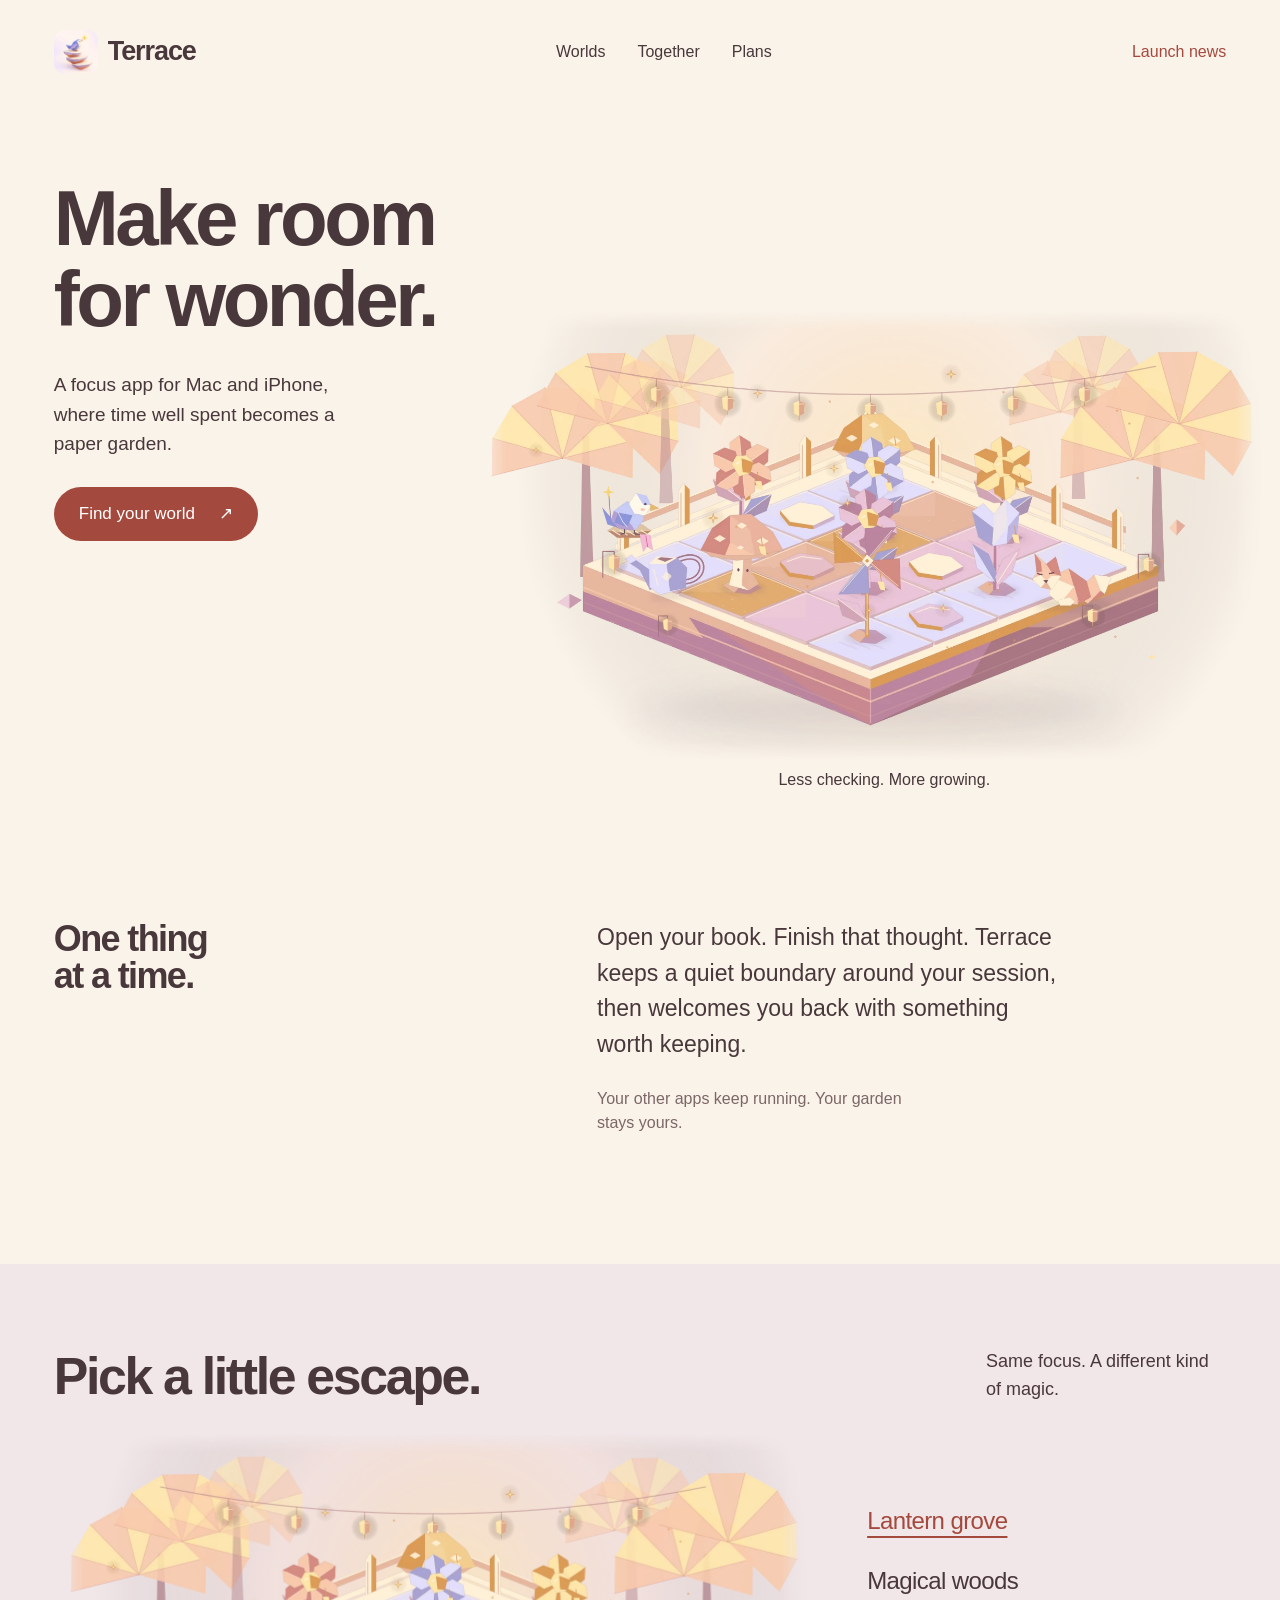
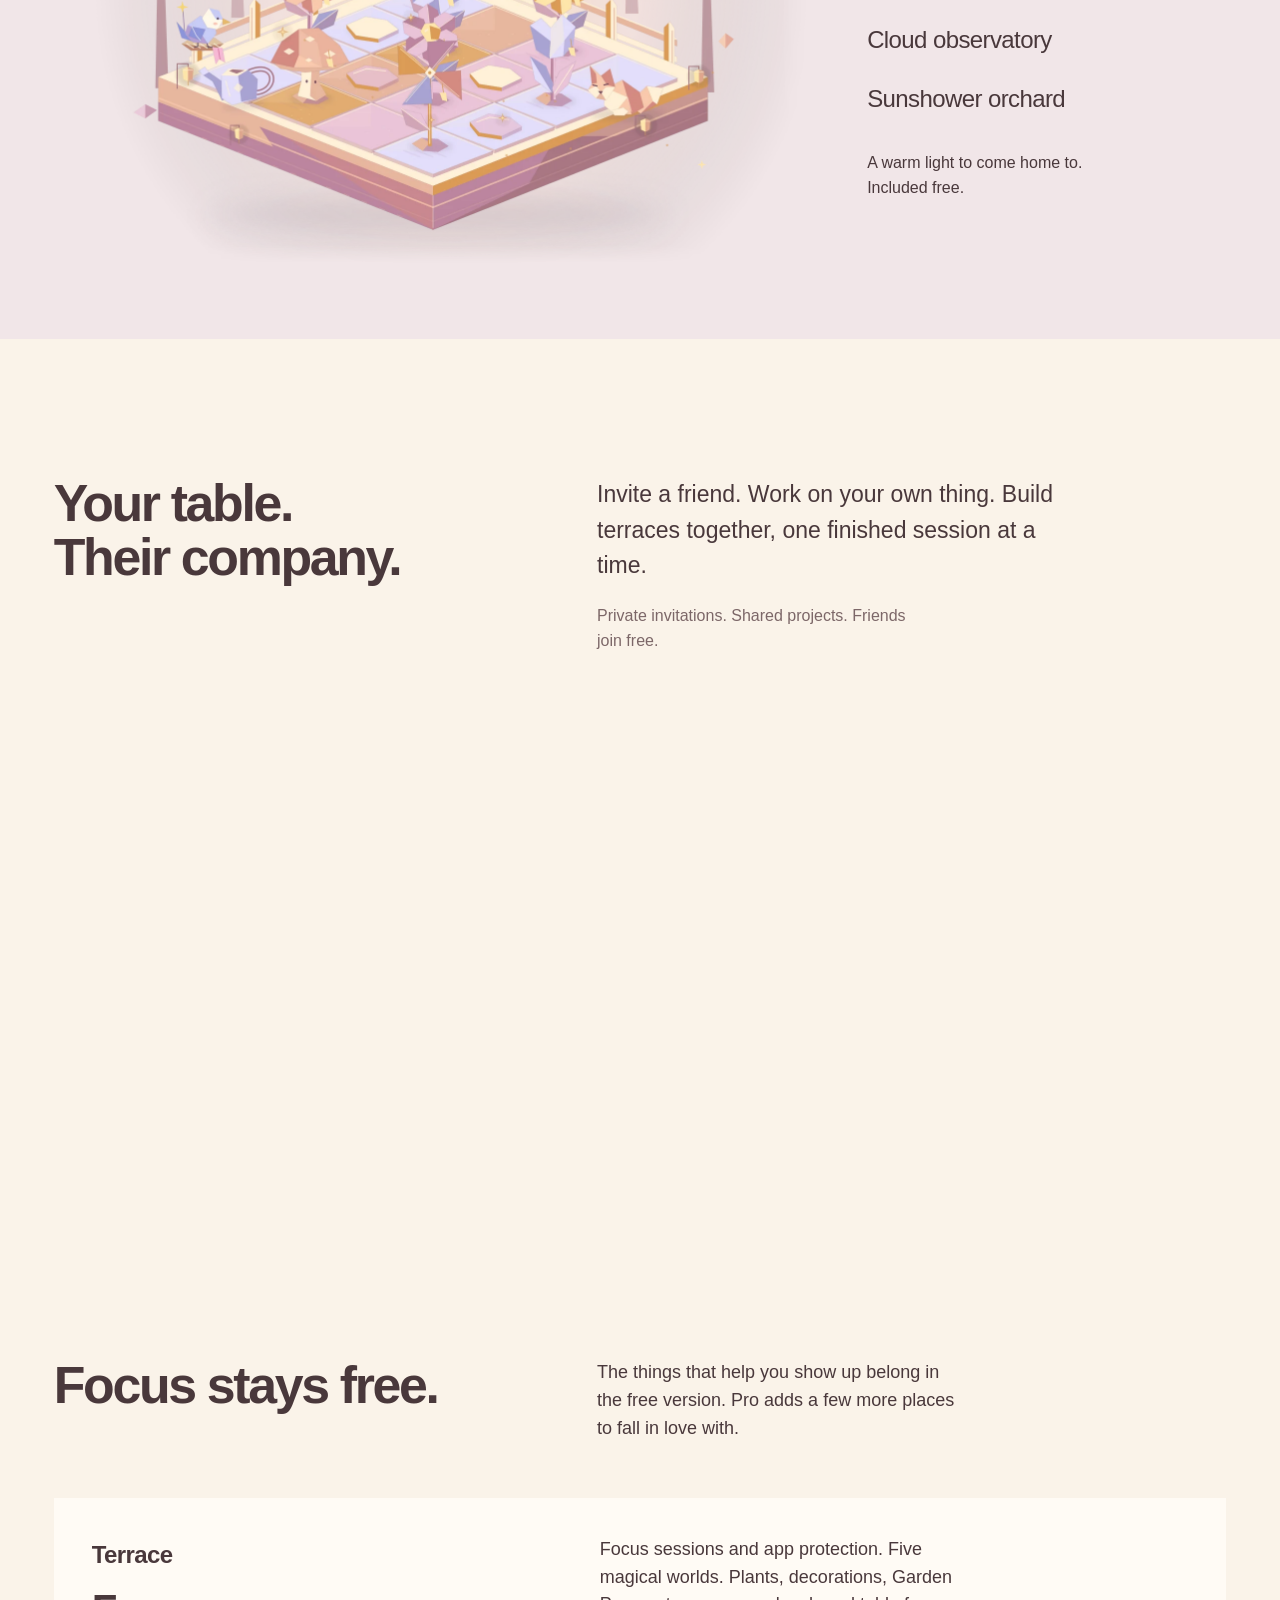
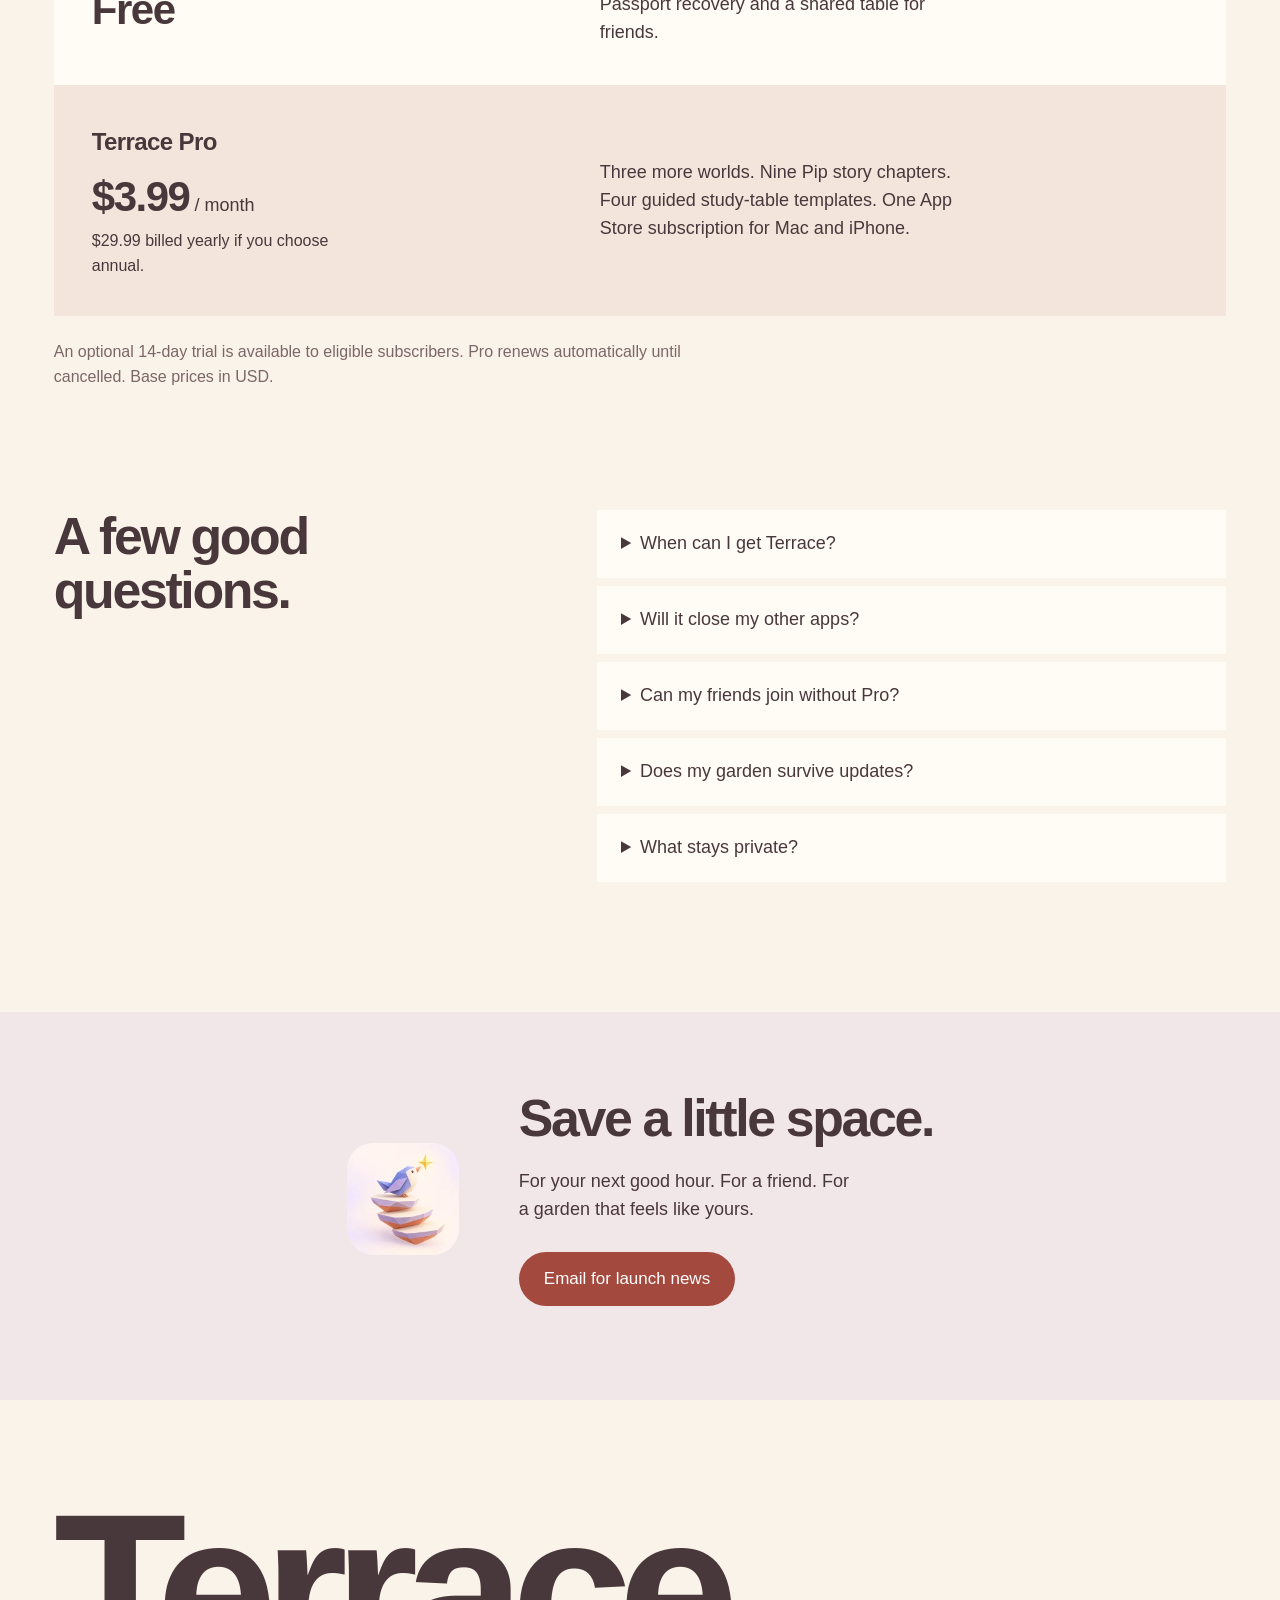
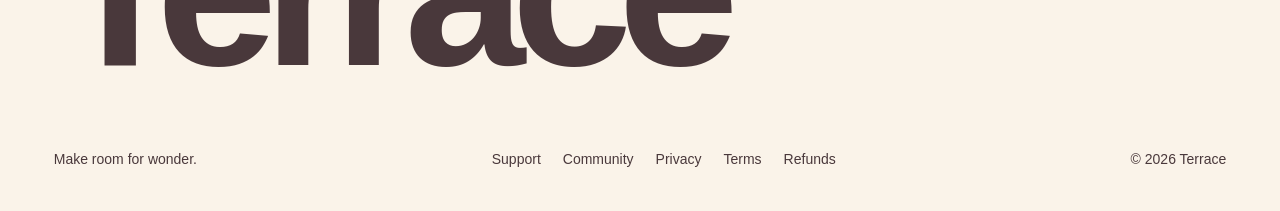
<file: docs/index.html>
<!doctype html>
<html lang="en">
<head>
  <meta charset="utf-8">
  <meta name="viewport" content="width=device-width, initial-scale=1">
  <meta name="referrer" content="no-referrer">
  <meta http-equiv="Content-Security-Policy" content="default-src 'none'; style-src 'self'; script-src 'self'; img-src 'self'; base-uri 'none'; form-action 'none'; object-src 'none'">
  <title>Terrace — Make room for wonder</title>
  <meta name="description" content="A focus app for Mac and iPhone, where time well spent becomes a paper garden. Grow on your own, or share a study table with friends.">
  <meta name="theme-color" content="#FAF3E9">
  <link rel="canonical" href="https://terrace-garden.github.io/">
  <meta property="og:title" content="Terrace — Make room for wonder">
  <meta property="og:description" content="Less checking. A little more wonder. A paper garden for your focus, coming to Mac and iPhone.">
  <meta property="og:type" content="website">
  <meta property="og:url" content="https://terrace-garden.github.io/">
  <meta property="og:image" content="https://terrace-garden.github.io/assets/social-preview.png">
  <meta name="twitter:card" content="summary_large_image">
  <link rel="icon" href="assets/terrace-icon.webp">
  <link rel="preload" href="assets/lantern-grove.webp" as="image" fetchpriority="high">
  <link rel="stylesheet" href="landing.css">
  <script src="landing.js" defer></script>
</head>
<body>
  <a class="skip" href="#main">Skip to content</a>
  <header class="masthead frame">
    <a class="wordmark" href="./" aria-label="Terrace home"><img src="assets/terrace-icon.webp" width="44" height="44" alt="">Terrace</a>
    <nav aria-label="Main navigation"><a href="#worlds">Worlds</a><a href="#together">Together</a><a href="#plans">Plans</a></nav>
    <a class="launch-link" href="#launch">Launch news</a>
  </header>
  <main id="main">
    <section class="hero frame" aria-labelledby="hero-title">
      <div class="hero-copy">
        <h1 id="hero-title"><span>Make room</span><span>for wonder.</span></h1>
        <p>A focus app for Mac and iPhone, where time well spent becomes a paper garden.</p>
        <a class="button" href="#worlds">Find your world <span aria-hidden="true">↗</span></a>
      </div>
      <figure class="hero-garden">
        <div class="garden-art">
          <img src="assets/lantern-grove.webp" alt="An origami terrace with peach paper trees, lanterns, flowers and Pip perched on the fence." width="1520" height="860" fetchpriority="high">
          <svg class="paper-lights hero-lights" viewBox="0 0 1520 860" aria-hidden="true" focusable="false">
            <g class="hero-seed"><path d="M0-16 4-4 14 0 4 4 0 16-4 4-14 0-4-4Z"/></g>
            <g transform="translate(600 370)"><path class="hero-glint glint-one" d="M0-13 3-3 11 0 3 3 0 13-3 3-11 0-3-3Z"/></g>
            <g transform="translate(920 330)"><path class="hero-glint glint-two" d="M0-17 4-4 14 0 4 4 0 17-4 4-14 0-4-4Z"/></g>
            <g transform="translate(1080 460)"><path class="hero-glint glint-three" d="M0-11 3-3 9 0 3 3 0 11-3 3-9 0-3-3Z"/></g>
          </svg>
        </div>
        <figcaption>Less checking. More growing.</figcaption>
      </figure>
    </section>
    <section class="focus-intro frame" aria-labelledby="focus-title">
      <h2 id="focus-title">One thing at a time.</h2>
      <p>Open your book. Finish that thought. Terrace keeps a quiet boundary around your session, then welcomes you back with something worth keeping.</p>
      <p class="focus-footnote">Your other apps keep running. Your garden stays yours.</p>
    </section>
    <section class="worlds" id="worlds" aria-labelledby="worlds-title">
      <div class="world-heading frame"><h2 id="worlds-title">Pick a little escape.</h2><p>Same focus. A different kind of magic.</p></div>
      <div class="world-stage frame" data-ui>
        <div class="world-picture" role="tabpanel" id="world-panel" aria-labelledby="world-lantern">
          <img id="world-previous" class="world-previous" src="assets/lantern-grove.webp" alt="" width="1520" height="860" aria-hidden="true" hidden>
          <img id="world-image" src="assets/lantern-grove.webp" alt="Lantern grove, with peach paper trees and a warm string of lanterns." width="1520" height="860" loading="lazy" decoding="async">
          <svg class="paper-lights world-lights" viewBox="0 0 1520 860" aria-hidden="true" focusable="false">
            <g transform="translate(560 380)"><path d="M0-14 4-4 12 0 4 4 0 14-4 4-12 0-4-4Z"/></g>
            <g transform="translate(925 320)"><path d="M0-18 5-5 15 0 5 5 0 18-5 5-15 0-5-5Z"/></g>
            <g transform="translate(1090 465)"><path d="M0-11 3-3 9 0 3 3 0 11-3 3-9 0-3-3Z"/></g>
          </svg>
        </div>
        <div class="world-picker">
          <div class="world-tabs" role="tablist" aria-label="Garden worlds" aria-orientation="vertical">
            <button id="world-lantern" type="button" role="tab" aria-selected="true" aria-controls="world-panel" data-world="lantern">Lantern grove</button>
            <button id="world-woods" type="button" role="tab" aria-selected="false" aria-controls="world-panel" tabindex="-1" data-world="woods">Magical woods</button>
            <button id="world-cloud" type="button" role="tab" aria-selected="false" aria-controls="world-panel" tabindex="-1" data-world="cloud">Cloud observatory</button>
            <button id="world-orchard" type="button" role="tab" aria-selected="false" aria-controls="world-panel" tabindex="-1" data-world="orchard">Sunshower orchard</button>
          </div>
          <p id="world-description" aria-live="polite" aria-atomic="true">A warm light to come home to. Included free.</p>
          <noscript><p>These are a few of Terrace’s eight garden worlds. Lantern grove is shown above.</p></noscript>
        </div>
      </div>
    </section>
    <section class="together frame" id="together" aria-labelledby="together-title">
      <div class="together-copy"><h2 id="together-title">Your table.<br>Their company.</h2><p>Invite a friend. Work on your own thing. Build terraces together, one finished session at a time.</p><p>Private invitations. Shared projects. Friends join free.</p></div>
      <figure class="shared-garden"><img src="assets/together.webp" width="1840" height="784" alt="Five connected origami terraces with bridges, paper plants and a shared study table." loading="lazy" decoding="async"></figure>
    </section>
    <section class="plans frame" id="plans" aria-labelledby="plans-title">
      <div class="plan-intro"><h2 id="plans-title">Focus stays free.</h2><p>The things that help you show up belong in the free version. Pro adds a few more places to fall in love with.</p></div>
      <div class="plan-row"><div><h3>Terrace</h3><p class="price">Free</p></div><p>Focus sessions and app protection. Five magical worlds. Plants, decorations, Garden Passport recovery and a shared table for friends.</p></div>
      <div class="plan-row pro"><div><h3>Terrace Pro</h3><p class="price">$3.99<span> / month</span></p><p>$29.99 billed yearly if you choose annual.</p></div><p>Three more worlds. Nine Pip story chapters. Four guided study-table templates. One App Store subscription for Mac and iPhone.</p></div>
      <p class="plan-terms">An optional 14-day trial is available to eligible subscribers. Pro renews automatically until cancelled. Base prices in USD.</p>
    </section>
    <section class="questions frame" id="questions" aria-labelledby="questions-title">
      <h2 id="questions-title">A few good questions.</h2>
      <div class="answers">
        <details><summary>When can I get Terrace?</summary><p>We’re preparing Terrace for launch on Mac and iPhone. It isn’t publicly available yet. <a href="#launch">Email us for launch news.</a></p></details>
        <details><summary>Will it close my other apps?</summary><p>No. On Mac, selected apps are hidden or covered while their work keeps running. macOS manages system dialogs and Space transitions. On iPhone, optional Screen Time permission lets Terrace shield the apps you choose.</p></details>
        <details><summary>Can my friends join without Pro?</summary><p>Yes. Basic shared gardens and joining a study table are free. Each person works on their own task, and completed sessions help the garden’s shared projects.</p></details>
        <details><summary>Does my garden survive updates?</summary><p>Yes. Earned progress stays when you update the same app or when Pro ends. Garden Passport connects earned progress between your devices and lets you keep a private recovery copy. A running session stays on the device where it began.</p></details>
        <details><summary>What stays private?</summary><p>Your study intention and app choices stay on your device. Together is optional and invite-only. This website has no analytics or advertising trackers. <a href="privacy/">Read our privacy policy.</a></p></details>
      </div>
    </section>
    <section class="launch frame" id="launch" aria-labelledby="launch-title">
      <img class="launch-icon" src="assets/terrace-icon.webp" width="112" height="112" alt="Pip, Terrace’s lilac folded-paper bird, above three peach terraces." loading="lazy">
      <div><h2 id="launch-title">Save a little space.</h2><p>For your next good hour. For a friend. For a garden that feels like yours.</p><a class="button" href="mailto:veil@tryrlay.com?subject=Terrace%20launch%20news&amp;body=Please%20email%20me%20when%20Terrace%20is%20publicly%20available.%0A">Email for launch news</a></div>
    </section>
  </main>
  <footer class="footer frame"><p class="footer-name" aria-hidden="true">Terrace</p><div class="footer-links"><p>Make room for wonder.</p><nav aria-label="Footer navigation"><a href="support/">Support</a><a href="community/">Community</a><a href="privacy/">Privacy</a><a href="terms/">Terms</a><a href="refunds/">Refunds</a></nav><p>© 2026 Terrace</p></div></footer>
</body>
</html>
</file>
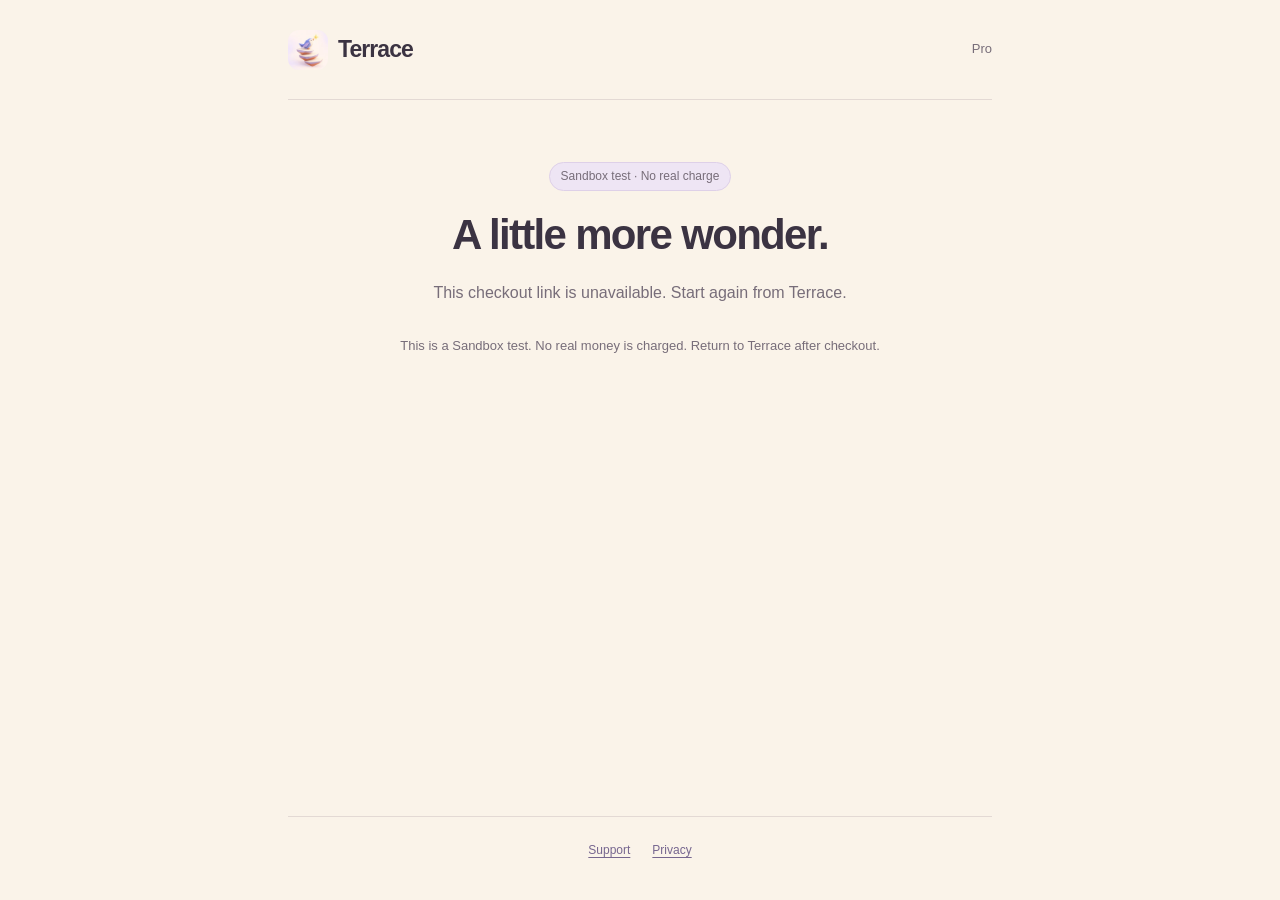
<file: docs/checkout/index.html>
<!doctype html>
<html lang="en">
<head>
  <meta charset="utf-8">
  <meta name="viewport" content="width=device-width, initial-scale=1">
  <meta name="referrer" content="no-referrer">
  <meta name="robots" content="noindex, nofollow">
  <meta http-equiv="Content-Security-Policy" content="default-src 'none'; script-src 'self' https://cdn.paddle.com; style-src 'self' 'unsafe-inline'; img-src 'self' data: https://*.paddle.com; connect-src https://*.paddle.com https://*.paddle.io; frame-src https://*.paddle.com https://*.paddle.io; base-uri 'none'; form-action 'none'; object-src 'none'">
  <title>Terrace Pro — Sandbox test</title>
  <meta name="description" content="A Sandbox checkout test. No real money is charged.">
  <meta name="theme-color" content="#FAF3E9">
  <link rel="canonical" href="https://terrace-garden.github.io/checkout/">
  <link rel="icon" href="../assets/terrace-icon.webp">
  <link rel="stylesheet" href="checkout.css">
  <script src="config.js" defer></script>
  <script src="checkout.js" defer></script>
</head>
<body>
  <a class="skip" href="#main">Skip to content</a>
  <div class="shell">
    <header><a class="brand" href="../"><img src="../assets/terrace-icon.webp" width="40" height="40" alt="">Terrace</a><span>Pro</span></header>
    <main id="main">
      <div class="intro"><p class="sandbox-label">Sandbox test · No real charge</p><h1>A little more wonder.</h1><p id="checkout-status" role="status" aria-live="polite" aria-atomic="true">Preparing your Sandbox checkout…</p></div>
      <div class="checkout-container" id="checkout-container" aria-label="Secure checkout" hidden></div>
      <p class="return-note" id="checkout-note">This is a Sandbox test. No real money is charged. Return to Terrace after checkout.</p>
      <noscript><p>This Sandbox test needs JavaScript. No real money is charged.</p></noscript>
    </main>
    <footer><a href="../support/">Support</a><a href="../privacy/">Privacy</a></footer>
  </div>
</body>
</html>
</file>
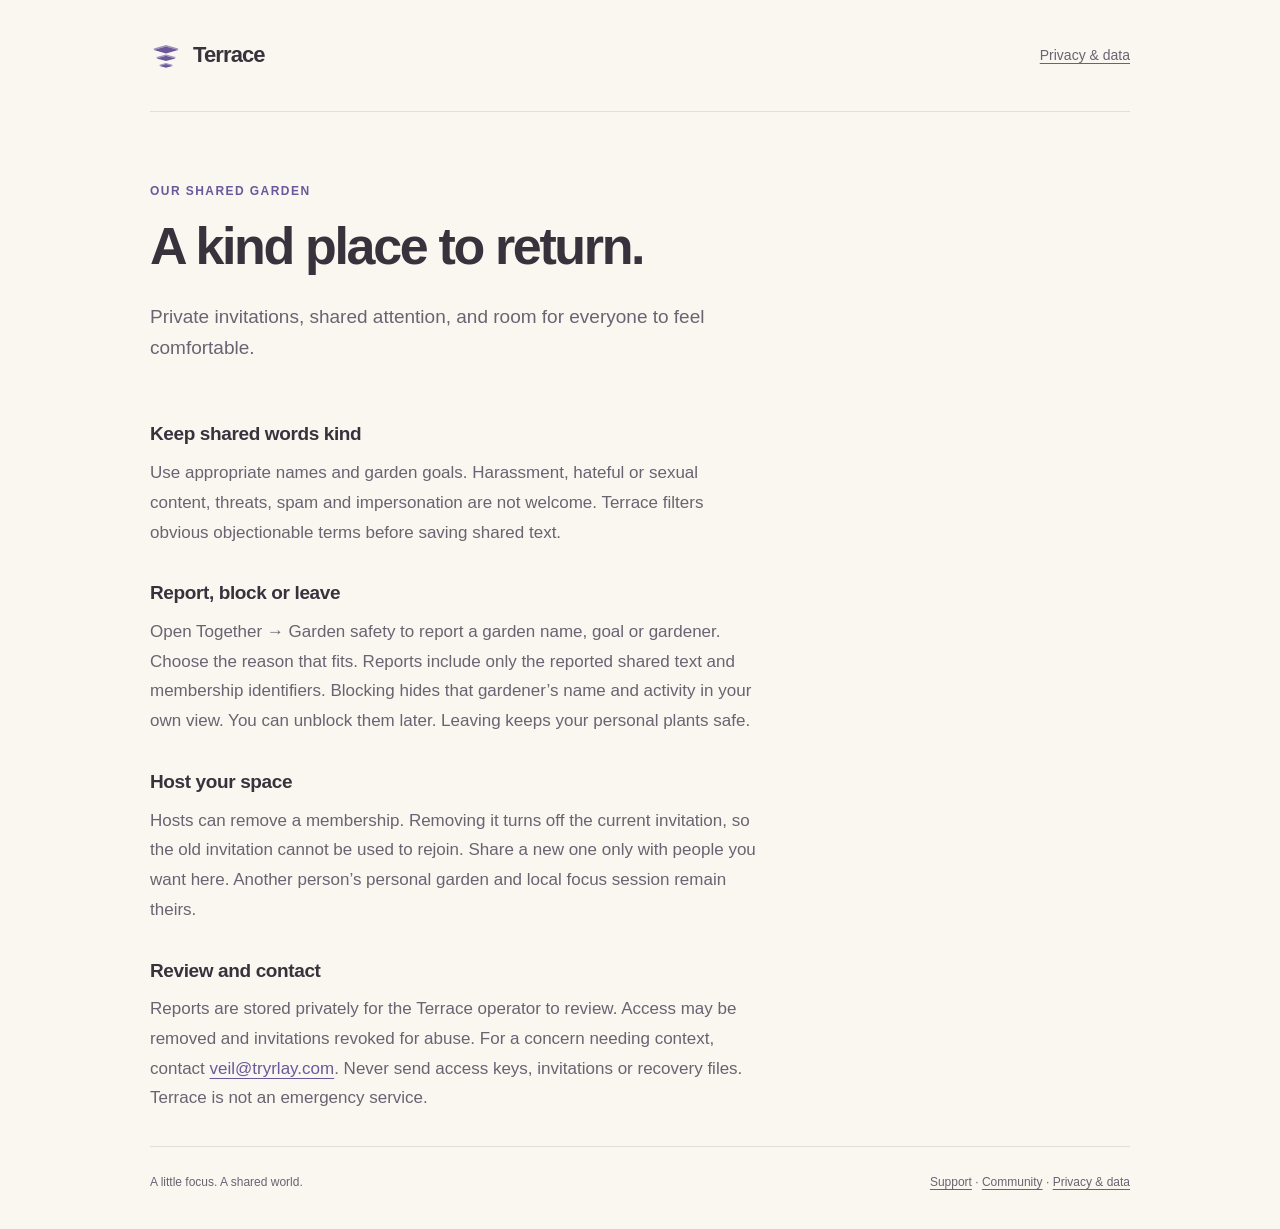
<file: docs/community/index.html>
<!doctype html>
<html lang="en"><head><meta charset="utf-8"><meta name="referrer" content="no-referrer"><meta http-equiv="Content-Security-Policy" content="default-src 'none'; style-src 'unsafe-inline'; img-src 'self'; base-uri 'none'; form-action 'none'"><meta name="viewport" content="width=device-width, initial-scale=1"><title>Community guidelines — Terrace</title><meta name="description" content="Private cooperative gardens for quiet focus on Mac, iPhone, and iPad."><style>
  :root { color-scheme: light dark; --paper:#faf7f1; --card:#fffdf8; --ink:#38323d; --muted:#6b6272; --line:#e5ded6; --violet:#6b589c; --wash:#eee7f4; }
  * { box-sizing:border-box; }
  html { scroll-padding-top:2rem; }
  body { margin:0; background:var(--paper); color:var(--ink); font:17px/1.75 -apple-system,BlinkMacSystemFont,"Segoe UI",sans-serif; -webkit-font-smoothing:antialiased; }
  a { color:var(--violet); text-underline-offset:.22em; }
  a:focus-visible { outline:3px solid var(--violet); outline-offset:5px; border-radius:3px; }
  .skip { position:absolute; left:1rem; top:-5rem; padding:.5rem 1rem; background:var(--card); z-index:2; }
  .skip:focus { top:1rem; }
  .shell { max-width:1060px; margin:auto; padding:0 40px; }
  .masthead { display:flex; justify-content:space-between; align-items:center; gap:20px; min-height:112px; border-bottom:1px solid var(--line); }
  .brand { display:inline-flex; align-items:center; gap:11px; color:var(--ink); font-size:22px; font-weight:650; letter-spacing:-.04em; text-decoration:none; }
  .mark { display:block; flex:none; width:32px; height:32px; fill:var(--violet); }
  .mark .fold { opacity:.62; }
  .nav-link { color:var(--muted); font-size:14px; }
  .intro { max-width:720px; padding:70px 0 58px; }
  .eyebrow { color:var(--violet); font-size:12px; line-height:1.5; font-weight:650; letter-spacing:.12em; text-transform:uppercase; margin:0 0 17px; }
  h1 { font-size:clamp(34px,5vw,52px); font-weight:590; line-height:1.15; letter-spacing:-.045em; margin:0 0 24px; }
  .lede { max-width:610px; color:var(--muted); font-size:19px; line-height:1.65; margin:0; }
  .date { display:inline-block; color:var(--muted); font-size:12px; margin-top:24px; padding:4px 11px; border:1px solid var(--line); border-radius:20px; }
  .document { display:grid; grid-template-columns:190px minmax(0,1fr); gap:60px; align-items:start; padding-bottom:72px; }
  .contents { font-size:13px; line-height:1.55; padding-top:6px; }
  .contents p { margin:0 0 16px; color:var(--muted); font-size:11px; letter-spacing:.08em; text-transform:uppercase; font-weight:600; }
  .contents ol { list-style:none; padding:0; margin:0; display:grid; gap:14px; }
  .contents a { color:var(--muted); text-decoration:none; }
  .contents a:hover { color:var(--violet); text-decoration:underline; }
  .policy { max-width:610px; }
  .policy section { margin:0 0 33px; }
  h2 { font-size:19px; line-height:1.4; font-weight:620; letter-spacing:-.02em; margin:0 0 10px; }
  .policy p { color:var(--muted); margin:0; }
  .note { background:var(--wash); border-radius:18px; padding:24px 28px; margin:0 0 38px; }
  .note p { margin:0; font-size:15px; line-height:1.7; }
  .footer { display:flex; justify-content:space-between; gap:20px; border-top:1px solid var(--line); padding:25px 0 36px; color:var(--muted); font-size:12px; }
  .footer a { color:var(--muted); }
  .home { min-height:calc(100svh - 195px); display:flex; align-items:center; }
  .home .intro { padding:85px 0 110px; }
  .home h1 { max-width:660px; }
  .home .lede + p { color:var(--muted); font-size:15px; max-width:570px; margin-top:22px; }
  @media (max-width:720px) {
    .shell { padding:0 24px; } .masthead { min-height:88px; }
    .intro { padding:47px 0 36px; } .document { grid-template-columns:1fr; gap:30px; padding-bottom:30px; }
    .contents { padding:0 0 26px; border-bottom:1px solid var(--line); }
    .contents ol { grid-template-columns:repeat(2,minmax(0,1fr)); gap:13px 18px; }
    .lede { font-size:17px; } .note { padding:21px 23px; } .footer { flex-wrap:wrap; }
    .home .intro { padding:65px 0 90px; }
  }
  @media (prefers-color-scheme:dark) {
    :root { --paper:#252127; --card:#302a33; --ink:#f6f0e7; --muted:#bdb1c2; --line:#4d424f; --violet:#c7b6e7; --wash:#38303e; }
  }
  @media (prefers-contrast:more) { :root { --muted:var(--ink); } .contents a { text-decoration:underline; } }
  @media print { :root { color-scheme:light; --paper:#fff; --ink:#000; --muted:#222; } .contents,.skip,.nav-link { display:none; } .document { display:block; } .shell { padding:0; } .intro { padding:30px 0; } .note { border:1px solid #ddd; } }
</style></head>
<body><a class="skip" href="#main">Skip to content</a><div class="shell">
<header class="masthead"><a class="brand" href="../" aria-label="Terrace home"><svg class="mark" viewBox="0 0 100 100" aria-hidden="true" focusable="false"><path class="fold" d="M 12 31 L 50 20 L 88 31 L 88 26.5 L 50 15.5 L 12 26.5 Z M 21 57.5 L 50 49 L 79 57.5 L 79 53.5 L 50 45 L 21 53.5 Z M 30 81 L 50 75 L 70 81 L 70 77.5 L 50 71.5 L 30 77.5 Z"/><path d="M 12 31 L 50 42 L 88 31 L 50 20 Z M 21 57.5 L 50 66 L 79 57.5 L 50 49 Z M 30 81 L 50 87 L 70 81 L 50 75 Z"/></svg>Terrace</a><a class="nav-link" href="../privacy/">Privacy &amp; data</a></header>
<main id="main"><div class="intro"><p class="eyebrow">Our shared garden</p><h1>A kind place to return.</h1><p class="lede">Private invitations, shared attention, and room for everyone to feel comfortable.</p></div><article class="policy"><section><h2>Keep shared words kind</h2><p>Use appropriate names and garden goals. Harassment, hateful or sexual content, threats, spam and impersonation are not welcome. Terrace filters obvious objectionable terms before saving shared text.</p></section><section><h2>Report, block or leave</h2><p>Open Together → Garden safety to report a garden name, goal or gardener. Choose the reason that fits. Reports include only the reported shared text and membership identifiers. Blocking hides that gardener’s name and activity in your own view. You can unblock them later. Leaving keeps your personal plants safe.</p></section><section><h2>Host your space</h2><p>Hosts can remove a membership. Removing it turns off the current invitation, so the old invitation cannot be used to rejoin. Share a new one only with people you want here. Another person’s personal garden and local focus session remain theirs.</p></section><section><h2>Review and contact</h2><p>Reports are stored privately for the Terrace operator to review. Access may be removed and invitations revoked for abuse. For a concern needing context, contact <a href="mailto:veil@tryrlay.com">veil@tryrlay.com</a>. Never send access keys, invitations or recovery files. Terrace is not an emergency service.</p></section></article></main>
<footer class="footer"><span>A little focus. A shared world.</span><span><a href="../support/">Support</a> · <a href="../community/">Community</a> · <a href="../privacy/">Privacy &amp; data</a></span></footer>
</div></body></html>
</file>
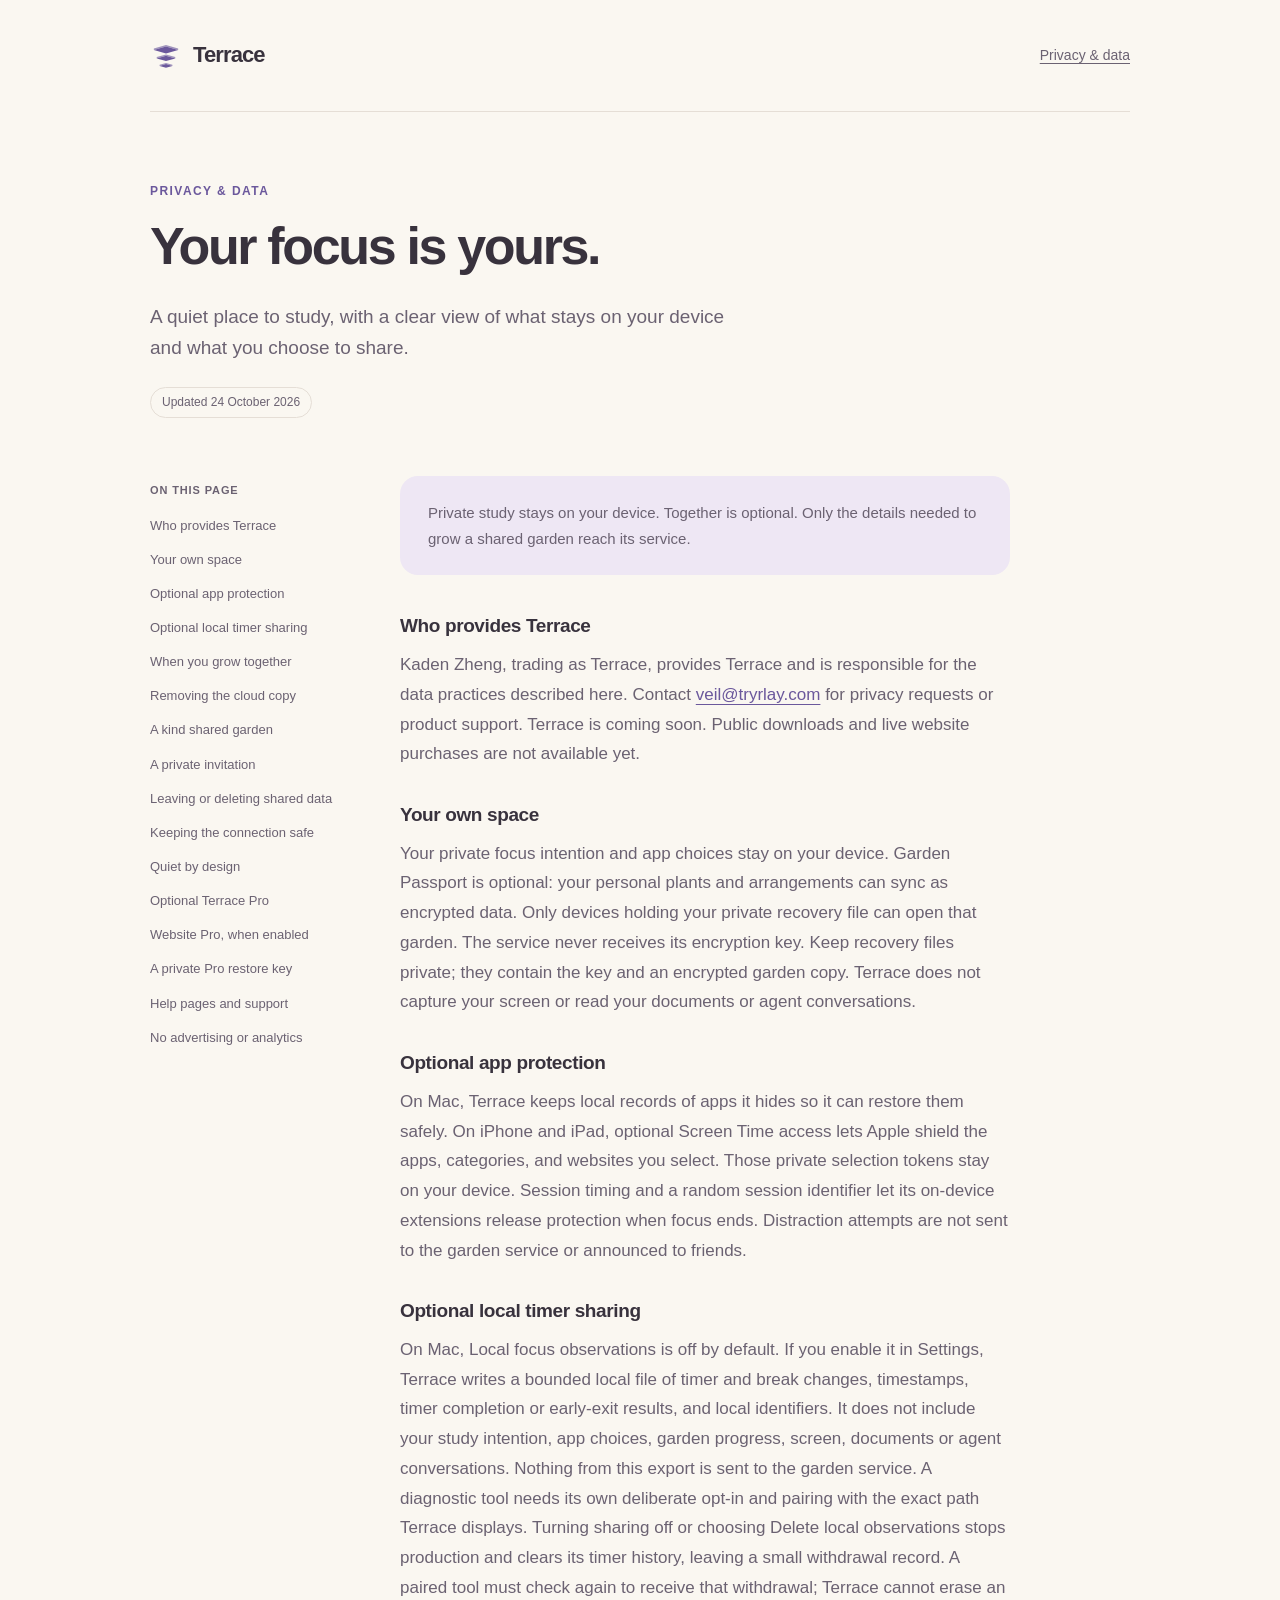
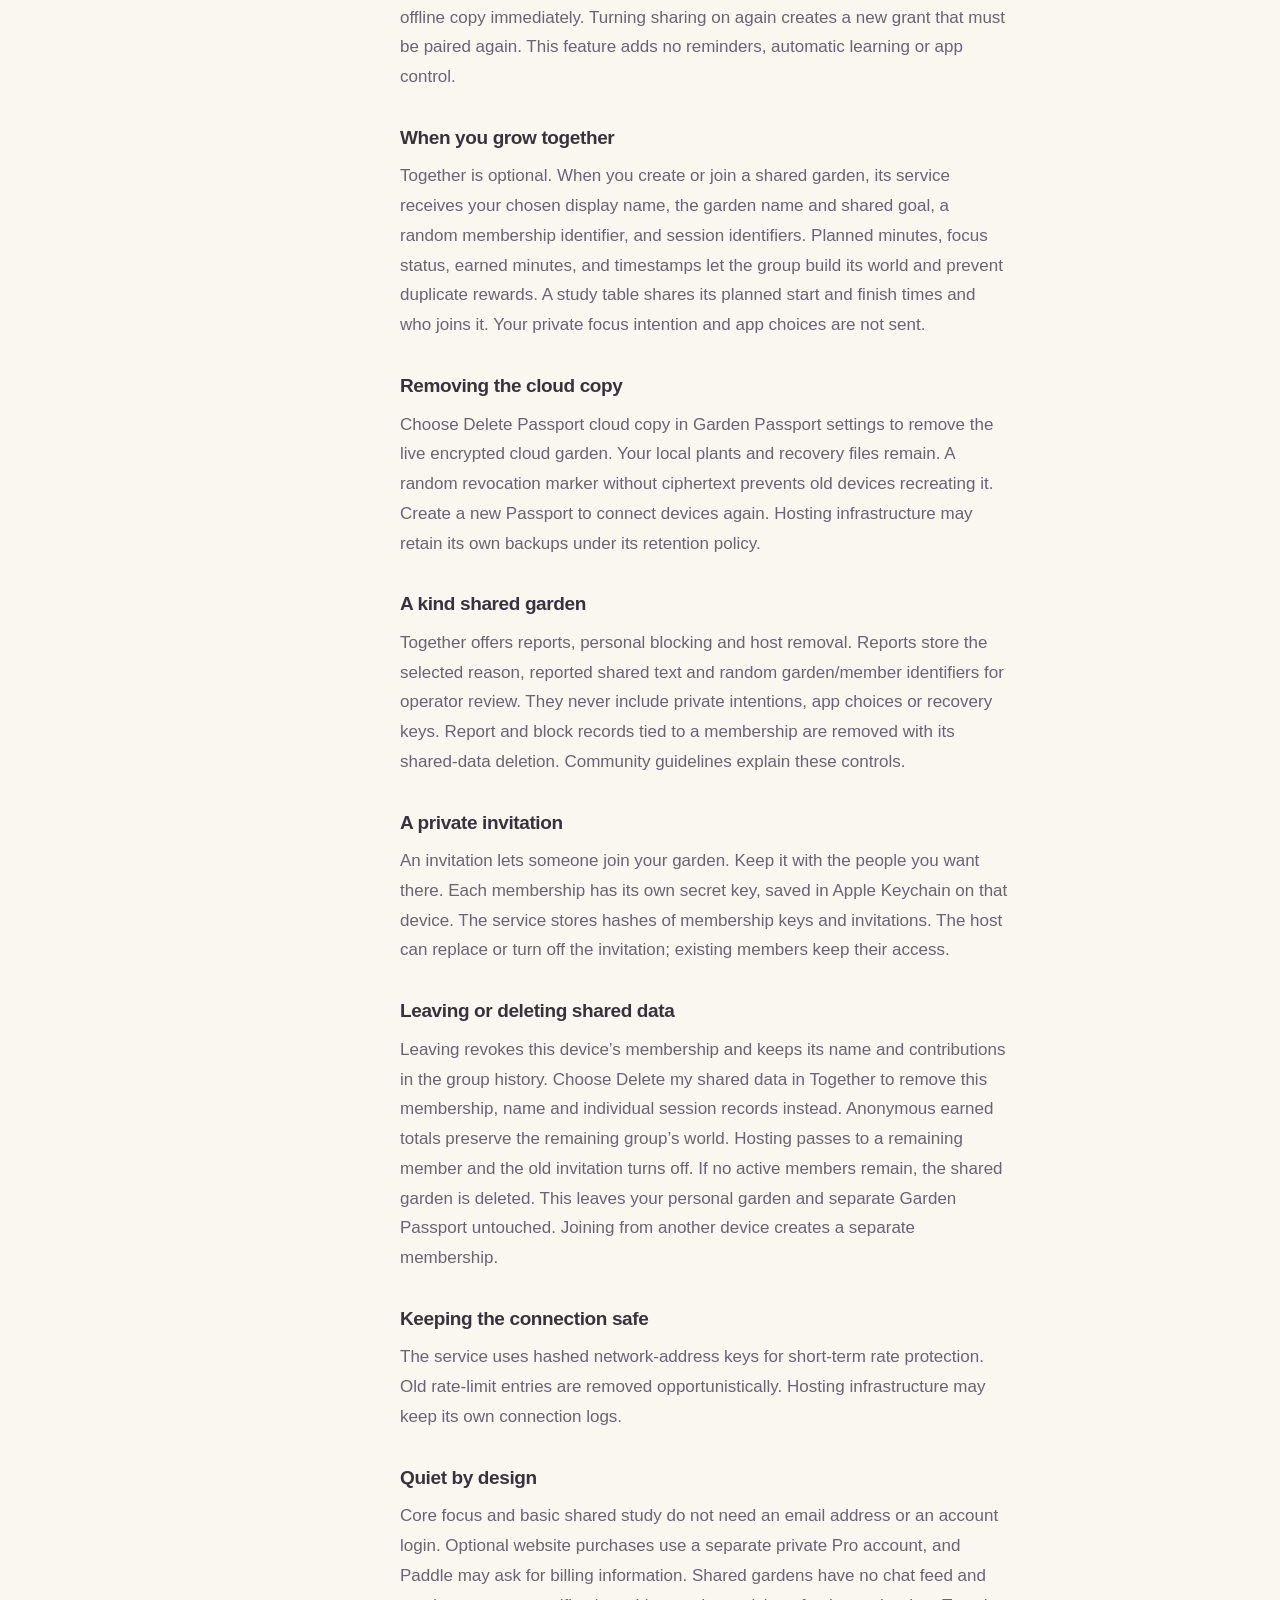
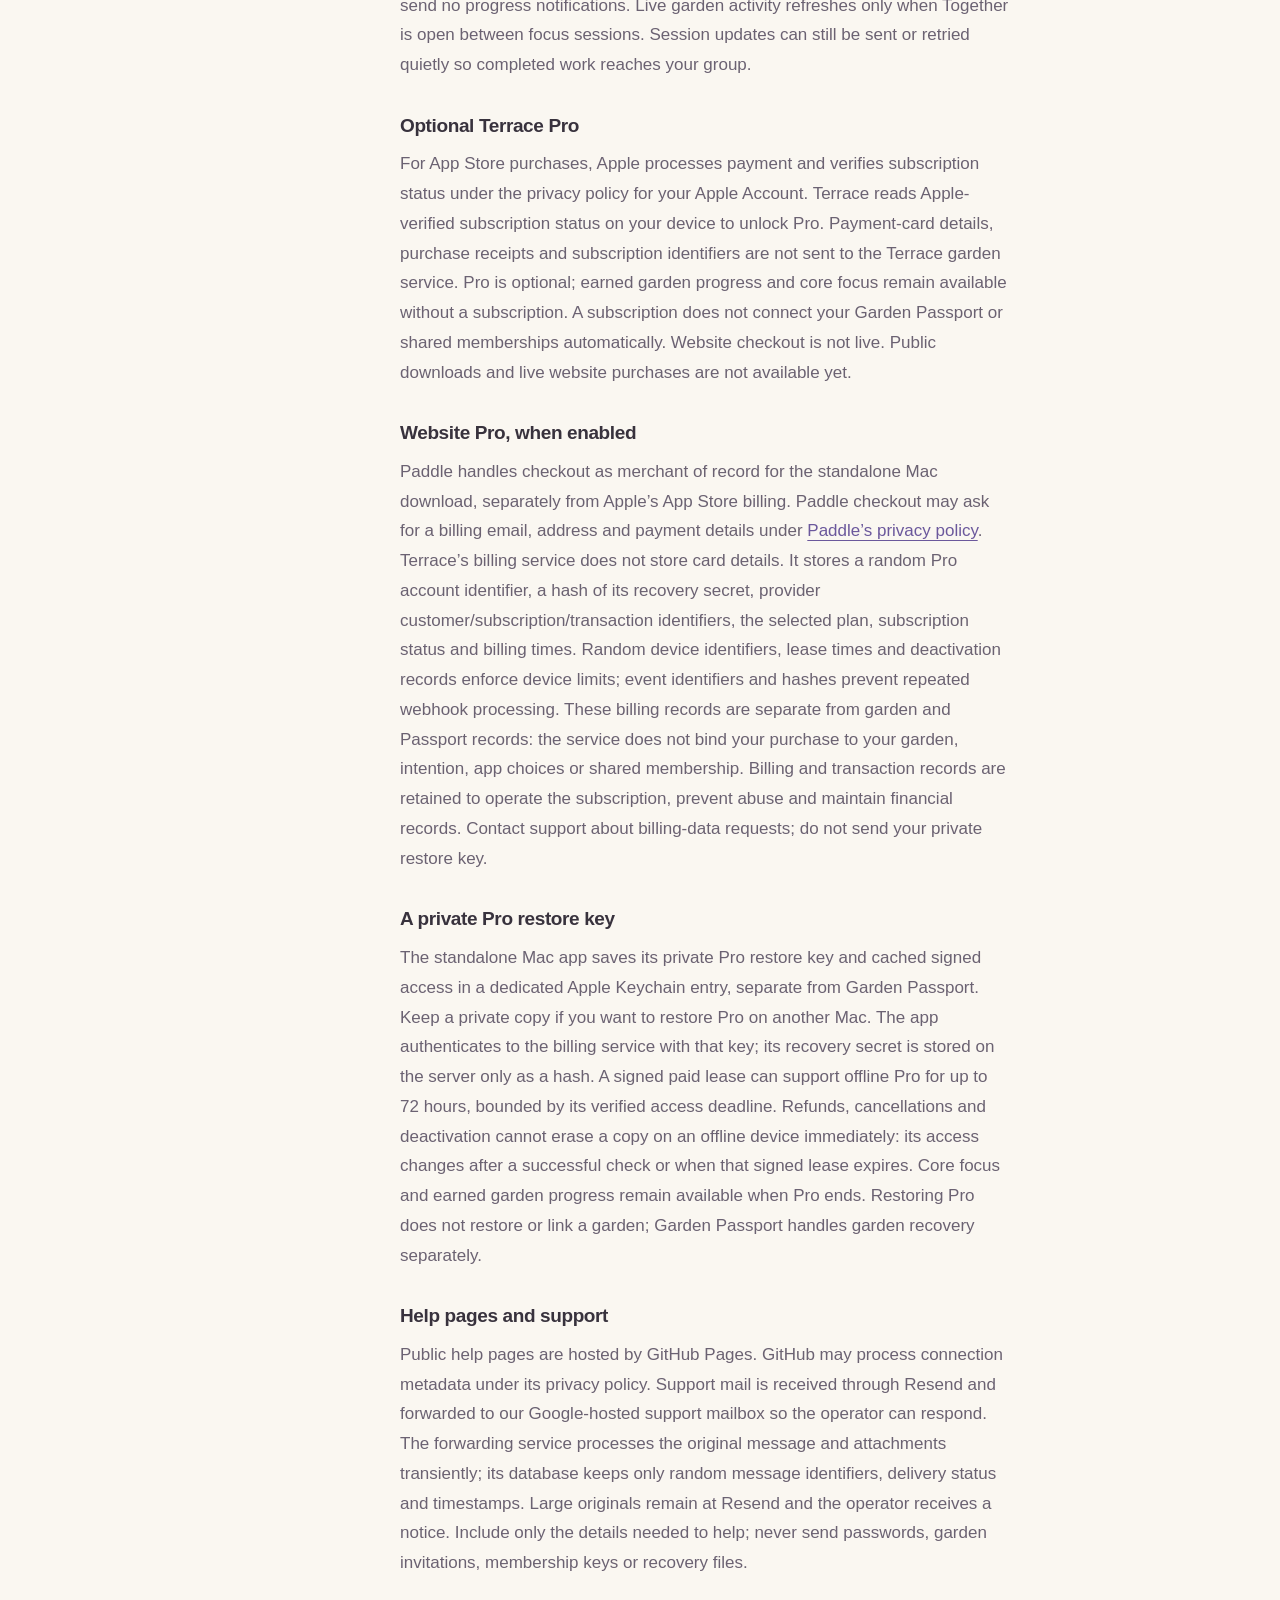
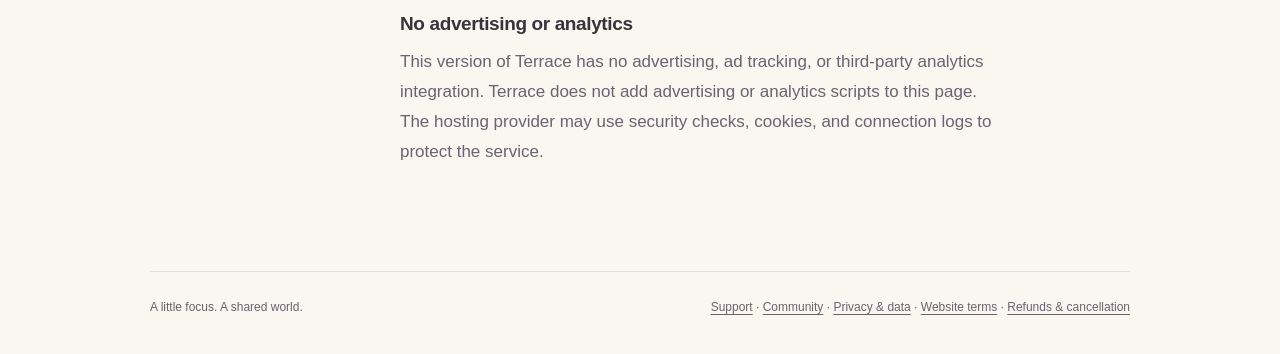
<file: docs/privacy/index.html>
<!doctype html>
<html lang="en"><head><meta charset="utf-8"><meta name="referrer" content="no-referrer"><meta http-equiv="Content-Security-Policy" content="default-src 'none'; style-src 'unsafe-inline'; img-src 'self'; base-uri 'none'; form-action 'none'"><meta name="viewport" content="width=device-width, initial-scale=1"><title>Privacy & data — Terrace</title><meta name="description" content="How Terrace handles local focus, optional app protection, and invite-only shared gardens."><style>
  :root { color-scheme: light dark; --paper:#faf7f1; --card:#fffdf8; --ink:#38323d; --muted:#6b6272; --line:#e5ded6; --violet:#6b589c; --wash:#eee7f4; }
  * { box-sizing:border-box; }
  html { scroll-padding-top:2rem; }
  body { margin:0; background:var(--paper); color:var(--ink); font:17px/1.75 -apple-system,BlinkMacSystemFont,"Segoe UI",sans-serif; -webkit-font-smoothing:antialiased; }
  a { color:var(--violet); text-underline-offset:.22em; }
  a:focus-visible { outline:3px solid var(--violet); outline-offset:5px; border-radius:3px; }
  .skip { position:absolute; left:1rem; top:-5rem; padding:.5rem 1rem; background:var(--card); z-index:2; }
  .skip:focus { top:1rem; }
  .shell { max-width:1060px; margin:auto; padding:0 40px; }
  .masthead { display:flex; justify-content:space-between; align-items:center; gap:20px; min-height:112px; border-bottom:1px solid var(--line); }
  .brand { display:inline-flex; align-items:center; gap:11px; color:var(--ink); font-size:22px; font-weight:650; letter-spacing:-.04em; text-decoration:none; }
  .mark { display:block; flex:none; width:32px; height:32px; fill:var(--violet); }
  .mark .fold { opacity:.62; }
  .nav-link { color:var(--muted); font-size:14px; }
  .intro { max-width:720px; padding:70px 0 58px; }
  .eyebrow { color:var(--violet); font-size:12px; line-height:1.5; font-weight:650; letter-spacing:.12em; text-transform:uppercase; margin:0 0 17px; }
  h1 { font-size:clamp(34px,5vw,52px); font-weight:590; line-height:1.15; letter-spacing:-.045em; margin:0 0 24px; }
  .lede { max-width:610px; color:var(--muted); font-size:19px; line-height:1.65; margin:0; }
  .date { display:inline-block; color:var(--muted); font-size:12px; margin-top:24px; padding:4px 11px; border:1px solid var(--line); border-radius:20px; }
  .document { display:grid; grid-template-columns:190px minmax(0,1fr); gap:60px; align-items:start; padding-bottom:72px; }
  .contents { font-size:13px; line-height:1.55; padding-top:6px; }
  .contents p { margin:0 0 16px; color:var(--muted); font-size:11px; letter-spacing:.08em; text-transform:uppercase; font-weight:600; }
  .contents ol { list-style:none; padding:0; margin:0; display:grid; gap:14px; }
  .contents a { color:var(--muted); text-decoration:none; }
  .contents a:hover { color:var(--violet); text-decoration:underline; }
  .policy { max-width:610px; }
  .policy section { margin:0 0 33px; }
  h2 { font-size:19px; line-height:1.4; font-weight:620; letter-spacing:-.02em; margin:0 0 10px; }
  .policy p { color:var(--muted); margin:0; }
  .note { background:var(--wash); border-radius:18px; padding:24px 28px; margin:0 0 38px; }
  .note p { margin:0; font-size:15px; line-height:1.7; }
  .footer { display:flex; justify-content:space-between; gap:20px; border-top:1px solid var(--line); padding:25px 0 36px; color:var(--muted); font-size:12px; }
  .footer a { color:var(--muted); }
  .home { min-height:calc(100svh - 195px); display:flex; align-items:center; }
  .home .intro { padding:85px 0 110px; }
  .home h1 { max-width:660px; }
  .home .lede + p { color:var(--muted); font-size:15px; max-width:570px; margin-top:22px; }
  @media (max-width:720px) {
    .shell { padding:0 24px; } .masthead { min-height:88px; }
    .intro { padding:47px 0 36px; } .document { grid-template-columns:1fr; gap:30px; padding-bottom:30px; }
    .contents { padding:0 0 26px; border-bottom:1px solid var(--line); }
    .contents ol { grid-template-columns:repeat(2,minmax(0,1fr)); gap:13px 18px; }
    .lede { font-size:17px; } .note { padding:21px 23px; } .footer { flex-wrap:wrap; }
    .home .intro { padding:65px 0 90px; }
  }
  @media (prefers-color-scheme:dark) {
    :root { --paper:#252127; --card:#302a33; --ink:#f6f0e7; --muted:#bdb1c2; --line:#4d424f; --violet:#c7b6e7; --wash:#38303e; }
  }
  @media (prefers-contrast:more) { :root { --muted:var(--ink); } .contents a { text-decoration:underline; } }
  @media print { :root { color-scheme:light; --paper:#fff; --ink:#000; --muted:#222; } .contents,.skip,.nav-link { display:none; } .document { display:block; } .shell { padding:0; } .intro { padding:30px 0; } .note { border:1px solid #ddd; } }
</style></head>
<body><a class="skip" href="#main">Skip to content</a><div class="shell">
<header class="masthead"><a class="brand" href="../" aria-label="Terrace home"><svg class="mark" viewBox="0 0 100 100" aria-hidden="true" focusable="false"><path class="fold" d="M 12 31 L 50 20 L 88 31 L 88 26.5 L 50 15.5 L 12 26.5 Z M 21 57.5 L 50 49 L 79 57.5 L 79 53.5 L 50 45 L 21 53.5 Z M 30 81 L 50 75 L 70 81 L 70 77.5 L 50 71.5 L 30 77.5 Z"/><path d="M 12 31 L 50 42 L 88 31 L 50 20 Z M 21 57.5 L 50 66 L 79 57.5 L 50 49 Z M 30 81 L 50 87 L 70 81 L 50 75 Z"/></svg>Terrace</a><a class="nav-link" href="../privacy/">Privacy &amp; data</a></header>
<main id="main"><div class="intro"><p class="eyebrow">Privacy &amp; data</p><h1>Your focus is yours.</h1><p class="lede">A quiet place to study, with a clear view of what stays on your device and what you choose to share.</p><time class="date" datetime="2026-10-24">Updated 24 October 2026</time></div>
<div class="document"><nav class="contents" aria-label="On this page"><p>On this page</p><ol><li><a href="#responsible-supplier">Who provides Terrace</a></li><li><a href="#your-space">Your own space</a></li><li><a href="#protection">Optional app protection</a></li><li><a href="#local-observations">Optional local timer sharing</a></li><li><a href="#together">When you grow together</a></li><li><a href="#passport-deletion">Removing the cloud copy</a></li><li><a href="#safety">A kind shared garden</a></li><li><a href="#invitations">A private invitation</a></li><li><a href="#leaving">Leaving or deleting shared data</a></li><li><a href="#connection">Keeping the connection safe</a></li><li><a href="#quiet">Quiet by design</a></li><li><a href="#purchases">Optional Terrace Pro</a></li><li><a href="#website-pro">Website Pro, when enabled</a></li><li><a href="#pro-recovery">A private Pro restore key</a></li><li><a href="#website-support">Help pages and support</a></li><li><a href="#advertising">No advertising or analytics</a></li></ol></nav>
<article class="policy" aria-label="Terrace privacy policy"><aside class="note"><p>Private study stays on your device. Together is optional. Only the details needed to grow a shared garden reach its service.</p></aside><section id="responsible-supplier" aria-labelledby="responsible-supplier-title"><h2 id="responsible-supplier-title">Who provides Terrace</h2><p>Kaden Zheng, trading as Terrace, provides Terrace and is responsible for the data practices described here. Contact <a href="mailto:veil@tryrlay.com">veil@tryrlay.com</a> for privacy requests or product support. Terrace is coming soon. Public downloads and live website purchases are not available yet.</p></section><section id="your-space" aria-labelledby="your-space-title"><h2 id="your-space-title">Your own space</h2><p>Your private focus intention and app choices stay on your device. Garden Passport is optional: your personal plants and arrangements can sync as encrypted data. Only devices holding your private recovery file can open that garden. The service never receives its encryption key. Keep recovery files private; they contain the key and an encrypted garden copy. Terrace does not capture your screen or read your documents or agent conversations.</p></section><section id="protection" aria-labelledby="protection-title"><h2 id="protection-title">Optional app protection</h2><p>On Mac, Terrace keeps local records of apps it hides so it can restore them safely. On iPhone and iPad, optional Screen Time access lets Apple shield the apps, categories, and websites you select. Those private selection tokens stay on your device. Session timing and a random session identifier let its on-device extensions release protection when focus ends. Distraction attempts are not sent to the garden service or announced to friends.</p></section><section id="local-observations" aria-labelledby="local-observations-title"><h2 id="local-observations-title">Optional local timer sharing</h2><p>On Mac, Local focus observations is off by default. If you enable it in Settings, Terrace writes a bounded local file of timer and break changes, timestamps, timer completion or early-exit results, and local identifiers. It does not include your study intention, app choices, garden progress, screen, documents or agent conversations. Nothing from this export is sent to the garden service. A diagnostic tool needs its own deliberate opt-in and pairing with the exact path Terrace displays. Turning sharing off or choosing Delete local observations stops production and clears its timer history, leaving a small withdrawal record. A paired tool must check again to receive that withdrawal; Terrace cannot erase an offline copy immediately. Turning sharing on again creates a new grant that must be paired again. This feature adds no reminders, automatic learning or app control.</p></section><section id="together" aria-labelledby="together-title"><h2 id="together-title">When you grow together</h2><p>Together is optional. When you create or join a shared garden, its service receives your chosen display name, the garden name and shared goal, a random membership identifier, and session identifiers. Planned minutes, focus status, earned minutes, and timestamps let the group build its world and prevent duplicate rewards. A study table shares its planned start and finish times and who joins it. Your private focus intention and app choices are not sent.</p></section><section id="passport-deletion" aria-labelledby="passport-deletion-title"><h2 id="passport-deletion-title">Removing the cloud copy</h2><p>Choose Delete Passport cloud copy in Garden Passport settings to remove the live encrypted cloud garden. Your local plants and recovery files remain. A random revocation marker without ciphertext prevents old devices recreating it. Create a new Passport to connect devices again. Hosting infrastructure may retain its own backups under its retention policy.</p></section><section id="safety" aria-labelledby="safety-title"><h2 id="safety-title">A kind shared garden</h2><p>Together offers reports, personal blocking and host removal. Reports store the selected reason, reported shared text and random garden/member identifiers for operator review. They never include private intentions, app choices or recovery keys. Report and block records tied to a membership are removed with its shared-data deletion. Community guidelines explain these controls.</p></section><section id="invitations" aria-labelledby="invitations-title"><h2 id="invitations-title">A private invitation</h2><p>An invitation lets someone join your garden. Keep it with the people you want there. Each membership has its own secret key, saved in Apple Keychain on that device. The service stores hashes of membership keys and invitations. The host can replace or turn off the invitation; existing members keep their access.</p></section><section id="leaving" aria-labelledby="leaving-title"><h2 id="leaving-title">Leaving or deleting shared data</h2><p>Leaving revokes this device’s membership and keeps its name and contributions in the group history. Choose Delete my shared data in Together to remove this membership, name and individual session records instead. Anonymous earned totals preserve the remaining group’s world. Hosting passes to a remaining member and the old invitation turns off. If no active members remain, the shared garden is deleted. This leaves your personal garden and separate Garden Passport untouched. Joining from another device creates a separate membership.</p></section><section id="connection" aria-labelledby="connection-title"><h2 id="connection-title">Keeping the connection safe</h2><p>The service uses hashed network-address keys for short-term rate protection. Old rate-limit entries are removed opportunistically. Hosting infrastructure may keep its own connection logs.</p></section><section id="quiet" aria-labelledby="quiet-title"><h2 id="quiet-title">Quiet by design</h2><p>Core focus and basic shared study do not need an email address or an account login. Optional website purchases use a separate private Pro account, and Paddle may ask for billing information. Shared gardens have no chat feed and send no progress notifications. Live garden activity refreshes only when Together is open between focus sessions. Session updates can still be sent or retried quietly so completed work reaches your group.</p></section><section id="purchases" aria-labelledby="purchases-title"><h2 id="purchases-title">Optional Terrace Pro</h2><p>For App Store purchases, Apple processes payment and verifies subscription status under the privacy policy for your Apple Account. Terrace reads Apple-verified subscription status on your device to unlock Pro. Payment-card details, purchase receipts and subscription identifiers are not sent to the Terrace garden service. Pro is optional; earned garden progress and core focus remain available without a subscription. A subscription does not connect your Garden Passport or shared memberships automatically. Website checkout is not live. Public downloads and live website purchases are not available yet.</p></section><section id="website-pro" aria-labelledby="website-pro-title"><h2 id="website-pro-title">Website Pro, when enabled</h2><p>Paddle handles checkout as merchant of record for the standalone Mac download, separately from Apple’s App Store billing. Paddle checkout may ask for a billing email, address and payment details under <a href="https://www.paddle.com/legal/privacy">Paddle’s privacy policy</a>. Terrace’s billing service does not store card details. It stores a random Pro account identifier, a hash of its recovery secret, provider customer/subscription/transaction identifiers, the selected plan, subscription status and billing times. Random device identifiers, lease times and deactivation records enforce device limits; event identifiers and hashes prevent repeated webhook processing. These billing records are separate from garden and Passport records: the service does not bind your purchase to your garden, intention, app choices or shared membership. Billing and transaction records are retained to operate the subscription, prevent abuse and maintain financial records. Contact support about billing-data requests; do not send your private restore key.</p></section><section id="pro-recovery" aria-labelledby="pro-recovery-title"><h2 id="pro-recovery-title">A private Pro restore key</h2><p>The standalone Mac app saves its private Pro restore key and cached signed access in a dedicated Apple Keychain entry, separate from Garden Passport. Keep a private copy if you want to restore Pro on another Mac. The app authenticates to the billing service with that key; its recovery secret is stored on the server only as a hash. A signed paid lease can support offline Pro for up to 72 hours, bounded by its verified access deadline. Refunds, cancellations and deactivation cannot erase a copy on an offline device immediately: its access changes after a successful check or when that signed lease expires. Core focus and earned garden progress remain available when Pro ends. Restoring Pro does not restore or link a garden; Garden Passport handles garden recovery separately.</p></section><section id="website-support" aria-labelledby="website-support-title"><h2 id="website-support-title">Help pages and support</h2><p>Public help pages are hosted by GitHub Pages. GitHub may process connection metadata under its privacy policy. Support mail is received through Resend and forwarded to our Google-hosted support mailbox so the operator can respond. The forwarding service processes the original message and attachments transiently; its database keeps only random message identifiers, delivery status and timestamps. Large originals remain at Resend and the operator receives a notice. Include only the details needed to help; never send passwords, garden invitations, membership keys or recovery files.</p></section><section id="advertising" aria-labelledby="advertising-title"><h2 id="advertising-title">No advertising or analytics</h2><p>This version of Terrace has no advertising, ad tracking, or third-party analytics integration. Terrace does not add advertising or analytics scripts to this page. The hosting provider may use security checks, cookies, and connection logs to protect the service.</p></section></article></div></main>
<footer class="footer"><span>A little focus. A shared world.</span><span><a href="../support/">Support</a> · <a href="../community/">Community</a> · <a href="../privacy/">Privacy &amp; data</a> · <a href="../terms/">Website terms</a> · <a href="../refunds/">Refunds &amp; cancellation</a></span></footer>
</div></body></html>
</file>
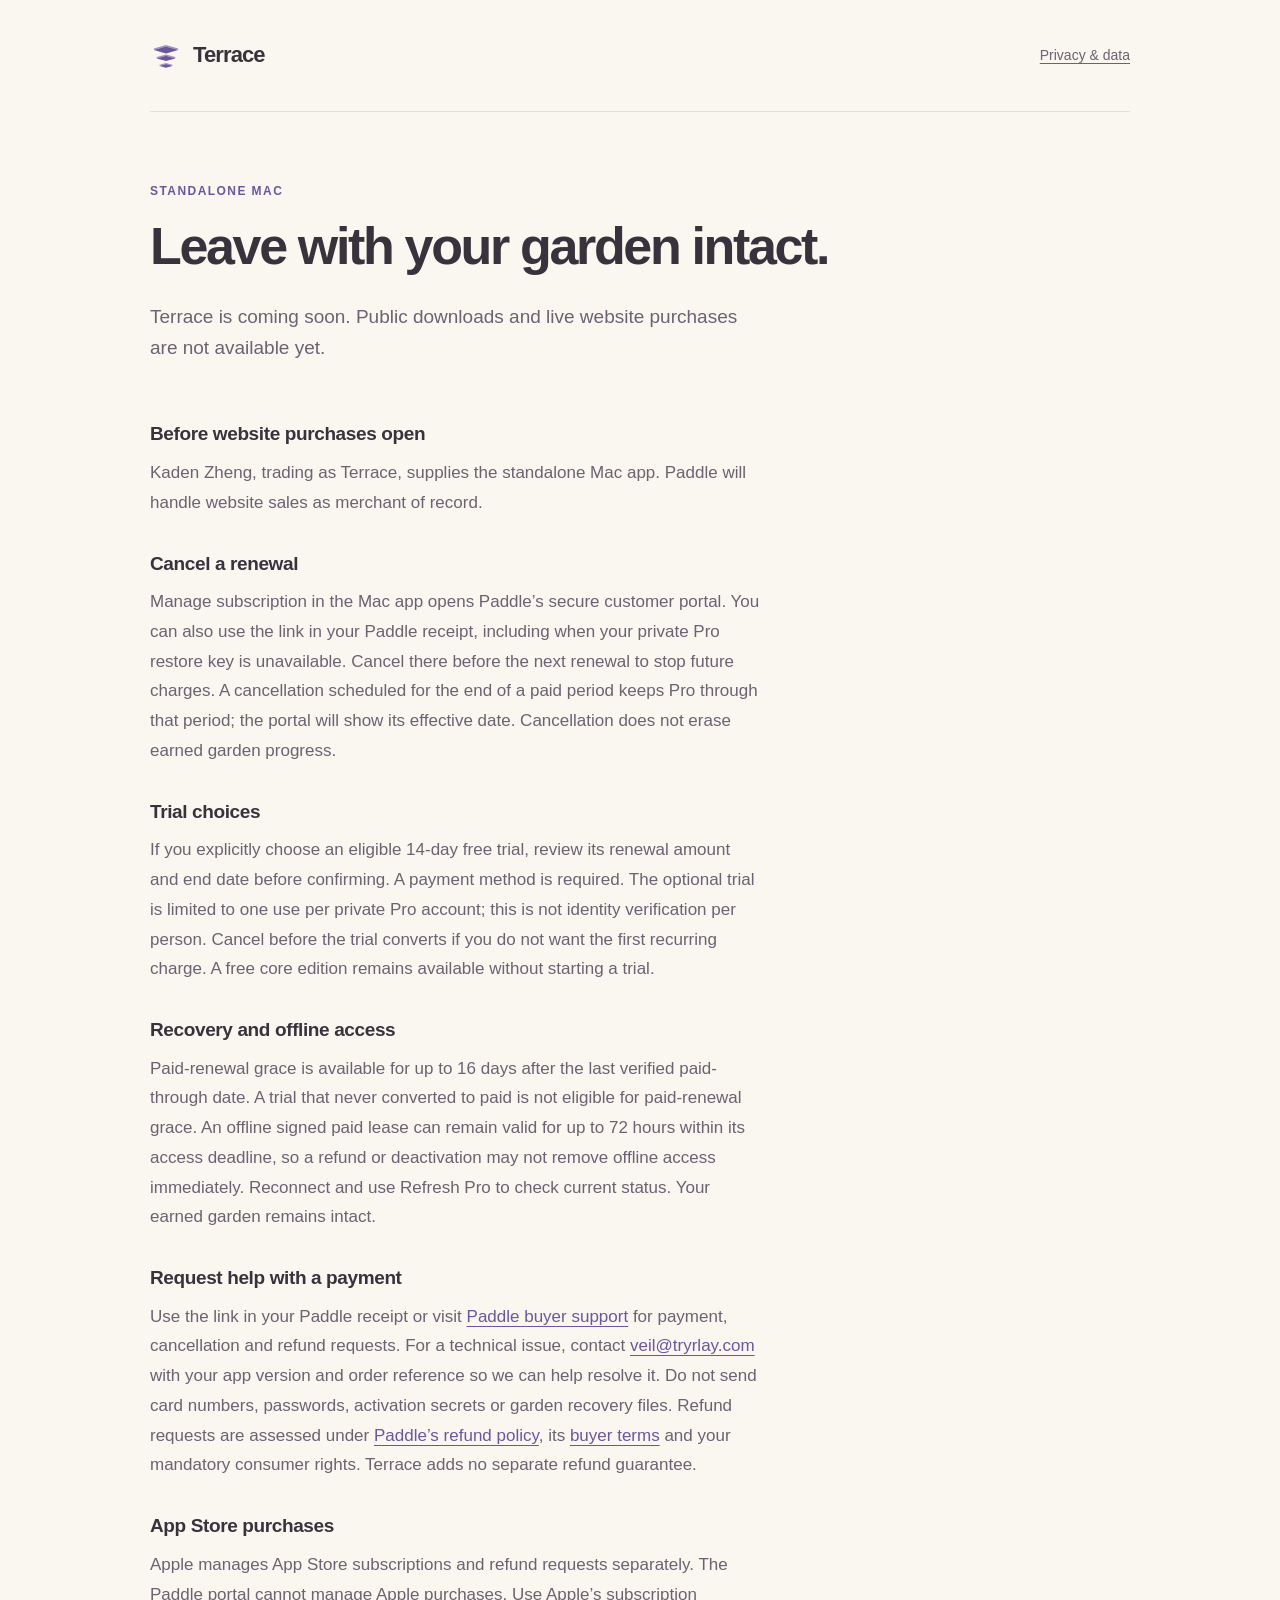
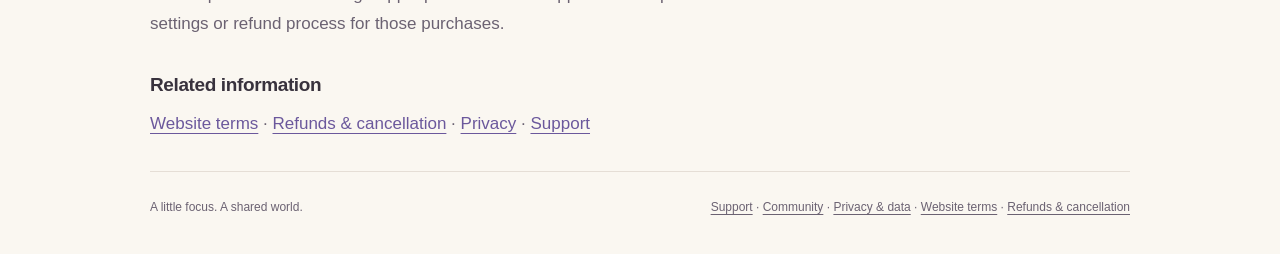
<file: docs/refunds/index.html>
<!doctype html>
<html lang="en"><head><meta charset="utf-8"><meta name="referrer" content="no-referrer"><meta http-equiv="Content-Security-Policy" content="default-src 'none'; style-src 'unsafe-inline'; img-src 'self'; base-uri 'none'; form-action 'none'"><meta name="viewport" content="width=device-width, initial-scale=1"><title>Refunds & cancellation — Terrace</title><meta name="description" content="Cancellation and refund guidance for Terrace’s website purchases."><style>
  :root { color-scheme: light dark; --paper:#faf7f1; --card:#fffdf8; --ink:#38323d; --muted:#6b6272; --line:#e5ded6; --violet:#6b589c; --wash:#eee7f4; }
  * { box-sizing:border-box; }
  html { scroll-padding-top:2rem; }
  body { margin:0; background:var(--paper); color:var(--ink); font:17px/1.75 -apple-system,BlinkMacSystemFont,"Segoe UI",sans-serif; -webkit-font-smoothing:antialiased; }
  a { color:var(--violet); text-underline-offset:.22em; }
  a:focus-visible { outline:3px solid var(--violet); outline-offset:5px; border-radius:3px; }
  .skip { position:absolute; left:1rem; top:-5rem; padding:.5rem 1rem; background:var(--card); z-index:2; }
  .skip:focus { top:1rem; }
  .shell { max-width:1060px; margin:auto; padding:0 40px; }
  .masthead { display:flex; justify-content:space-between; align-items:center; gap:20px; min-height:112px; border-bottom:1px solid var(--line); }
  .brand { display:inline-flex; align-items:center; gap:11px; color:var(--ink); font-size:22px; font-weight:650; letter-spacing:-.04em; text-decoration:none; }
  .mark { display:block; flex:none; width:32px; height:32px; fill:var(--violet); }
  .mark .fold { opacity:.62; }
  .nav-link { color:var(--muted); font-size:14px; }
  .intro { max-width:720px; padding:70px 0 58px; }
  .eyebrow { color:var(--violet); font-size:12px; line-height:1.5; font-weight:650; letter-spacing:.12em; text-transform:uppercase; margin:0 0 17px; }
  h1 { font-size:clamp(34px,5vw,52px); font-weight:590; line-height:1.15; letter-spacing:-.045em; margin:0 0 24px; }
  .lede { max-width:610px; color:var(--muted); font-size:19px; line-height:1.65; margin:0; }
  .date { display:inline-block; color:var(--muted); font-size:12px; margin-top:24px; padding:4px 11px; border:1px solid var(--line); border-radius:20px; }
  .document { display:grid; grid-template-columns:190px minmax(0,1fr); gap:60px; align-items:start; padding-bottom:72px; }
  .contents { font-size:13px; line-height:1.55; padding-top:6px; }
  .contents p { margin:0 0 16px; color:var(--muted); font-size:11px; letter-spacing:.08em; text-transform:uppercase; font-weight:600; }
  .contents ol { list-style:none; padding:0; margin:0; display:grid; gap:14px; }
  .contents a { color:var(--muted); text-decoration:none; }
  .contents a:hover { color:var(--violet); text-decoration:underline; }
  .policy { max-width:610px; }
  .policy section { margin:0 0 33px; }
  h2 { font-size:19px; line-height:1.4; font-weight:620; letter-spacing:-.02em; margin:0 0 10px; }
  .policy p { color:var(--muted); margin:0; }
  .note { background:var(--wash); border-radius:18px; padding:24px 28px; margin:0 0 38px; }
  .note p { margin:0; font-size:15px; line-height:1.7; }
  .footer { display:flex; justify-content:space-between; gap:20px; border-top:1px solid var(--line); padding:25px 0 36px; color:var(--muted); font-size:12px; }
  .footer a { color:var(--muted); }
  .home { min-height:calc(100svh - 195px); display:flex; align-items:center; }
  .home .intro { padding:85px 0 110px; }
  .home h1 { max-width:660px; }
  .home .lede + p { color:var(--muted); font-size:15px; max-width:570px; margin-top:22px; }
  @media (max-width:720px) {
    .shell { padding:0 24px; } .masthead { min-height:88px; }
    .intro { padding:47px 0 36px; } .document { grid-template-columns:1fr; gap:30px; padding-bottom:30px; }
    .contents { padding:0 0 26px; border-bottom:1px solid var(--line); }
    .contents ol { grid-template-columns:repeat(2,minmax(0,1fr)); gap:13px 18px; }
    .lede { font-size:17px; } .note { padding:21px 23px; } .footer { flex-wrap:wrap; }
    .home .intro { padding:65px 0 90px; }
  }
  @media (prefers-color-scheme:dark) {
    :root { --paper:#252127; --card:#302a33; --ink:#f6f0e7; --muted:#bdb1c2; --line:#4d424f; --violet:#c7b6e7; --wash:#38303e; }
  }
  @media (prefers-contrast:more) { :root { --muted:var(--ink); } .contents a { text-decoration:underline; } }
  @media print { :root { color-scheme:light; --paper:#fff; --ink:#000; --muted:#222; } .contents,.skip,.nav-link { display:none; } .document { display:block; } .shell { padding:0; } .intro { padding:30px 0; } .note { border:1px solid #ddd; } }
</style></head>
<body><a class="skip" href="#main">Skip to content</a><div class="shell">
<header class="masthead"><a class="brand" href="../" aria-label="Terrace home"><svg class="mark" viewBox="0 0 100 100" aria-hidden="true" focusable="false"><path class="fold" d="M 12 31 L 50 20 L 88 31 L 88 26.5 L 50 15.5 L 12 26.5 Z M 21 57.5 L 50 49 L 79 57.5 L 79 53.5 L 50 45 L 21 53.5 Z M 30 81 L 50 75 L 70 81 L 70 77.5 L 50 71.5 L 30 77.5 Z"/><path d="M 12 31 L 50 42 L 88 31 L 50 20 Z M 21 57.5 L 50 66 L 79 57.5 L 50 49 Z M 30 81 L 50 87 L 70 81 L 50 75 Z"/></svg>Terrace</a><a class="nav-link" href="../privacy/">Privacy &amp; data</a></header>
<main id="main"><div class="intro"><p class="eyebrow">Standalone Mac</p><h1>Leave with your garden intact.</h1><p class="lede">Terrace is coming soon. Public downloads and live website purchases are not available yet.</p></div><article class="policy"><section><h2>Before website purchases open</h2><p>Kaden Zheng, trading as Terrace, supplies the standalone Mac app. Paddle will handle website sales as merchant of record.</p></section><section><h2>Cancel a renewal</h2><p>Manage subscription in the Mac app opens Paddle’s secure customer portal. You can also use the link in your Paddle receipt, including when your private Pro restore key is unavailable. Cancel there before the next renewal to stop future charges. A cancellation scheduled for the end of a paid period keeps Pro through that period; the portal will show its effective date. Cancellation does not erase earned garden progress.</p></section><section><h2>Trial choices</h2><p>If you explicitly choose an eligible 14-day free trial, review its renewal amount and end date before confirming. A payment method is required. The optional trial is limited to one use per private Pro account; this is not identity verification per person. Cancel before the trial converts if you do not want the first recurring charge. A free core edition remains available without starting a trial.</p></section><section><h2>Recovery and offline access</h2><p>Paid-renewal grace is available for up to 16 days after the last verified paid-through date. A trial that never converted to paid is not eligible for paid-renewal grace. An offline signed paid lease can remain valid for up to 72 hours within its access deadline, so a refund or deactivation may not remove offline access immediately. Reconnect and use Refresh Pro to check current status. Your earned garden remains intact.</p></section><section><h2>Request help with a payment</h2><p>Use the link in your Paddle receipt or visit <a href="https://paddle.net">Paddle buyer support</a> for payment, cancellation and refund requests. For a technical issue, contact <a href="mailto:veil@tryrlay.com">veil@tryrlay.com</a> with your app version and order reference so we can help resolve it. Do not send card numbers, passwords, activation secrets or garden recovery files. Refund requests are assessed under <a href="https://www.paddle.com/legal/refund-policy">Paddle’s refund policy</a>, its <a href="https://www.paddle.com/legal/buyer-terms">buyer terms</a> and your mandatory consumer rights. Terrace adds no separate refund guarantee.</p></section><section><h2>App Store purchases</h2><p>Apple manages App Store subscriptions and refund requests separately. The Paddle portal cannot manage Apple purchases. Use Apple’s subscription settings or refund process for those purchases.</p></section><section><h2>Related information</h2><p><a href="../terms/">Website terms</a> · <a href="../refunds/">Refunds &amp; cancellation</a> · <a href="../privacy/">Privacy</a> · <a href="../support/">Support</a></p></section></article></main>
<footer class="footer"><span>A little focus. A shared world.</span><span><a href="../support/">Support</a> · <a href="../community/">Community</a> · <a href="../privacy/">Privacy &amp; data</a> · <a href="../terms/">Website terms</a> · <a href="../refunds/">Refunds &amp; cancellation</a></span></footer>
</div></body></html>
</file>
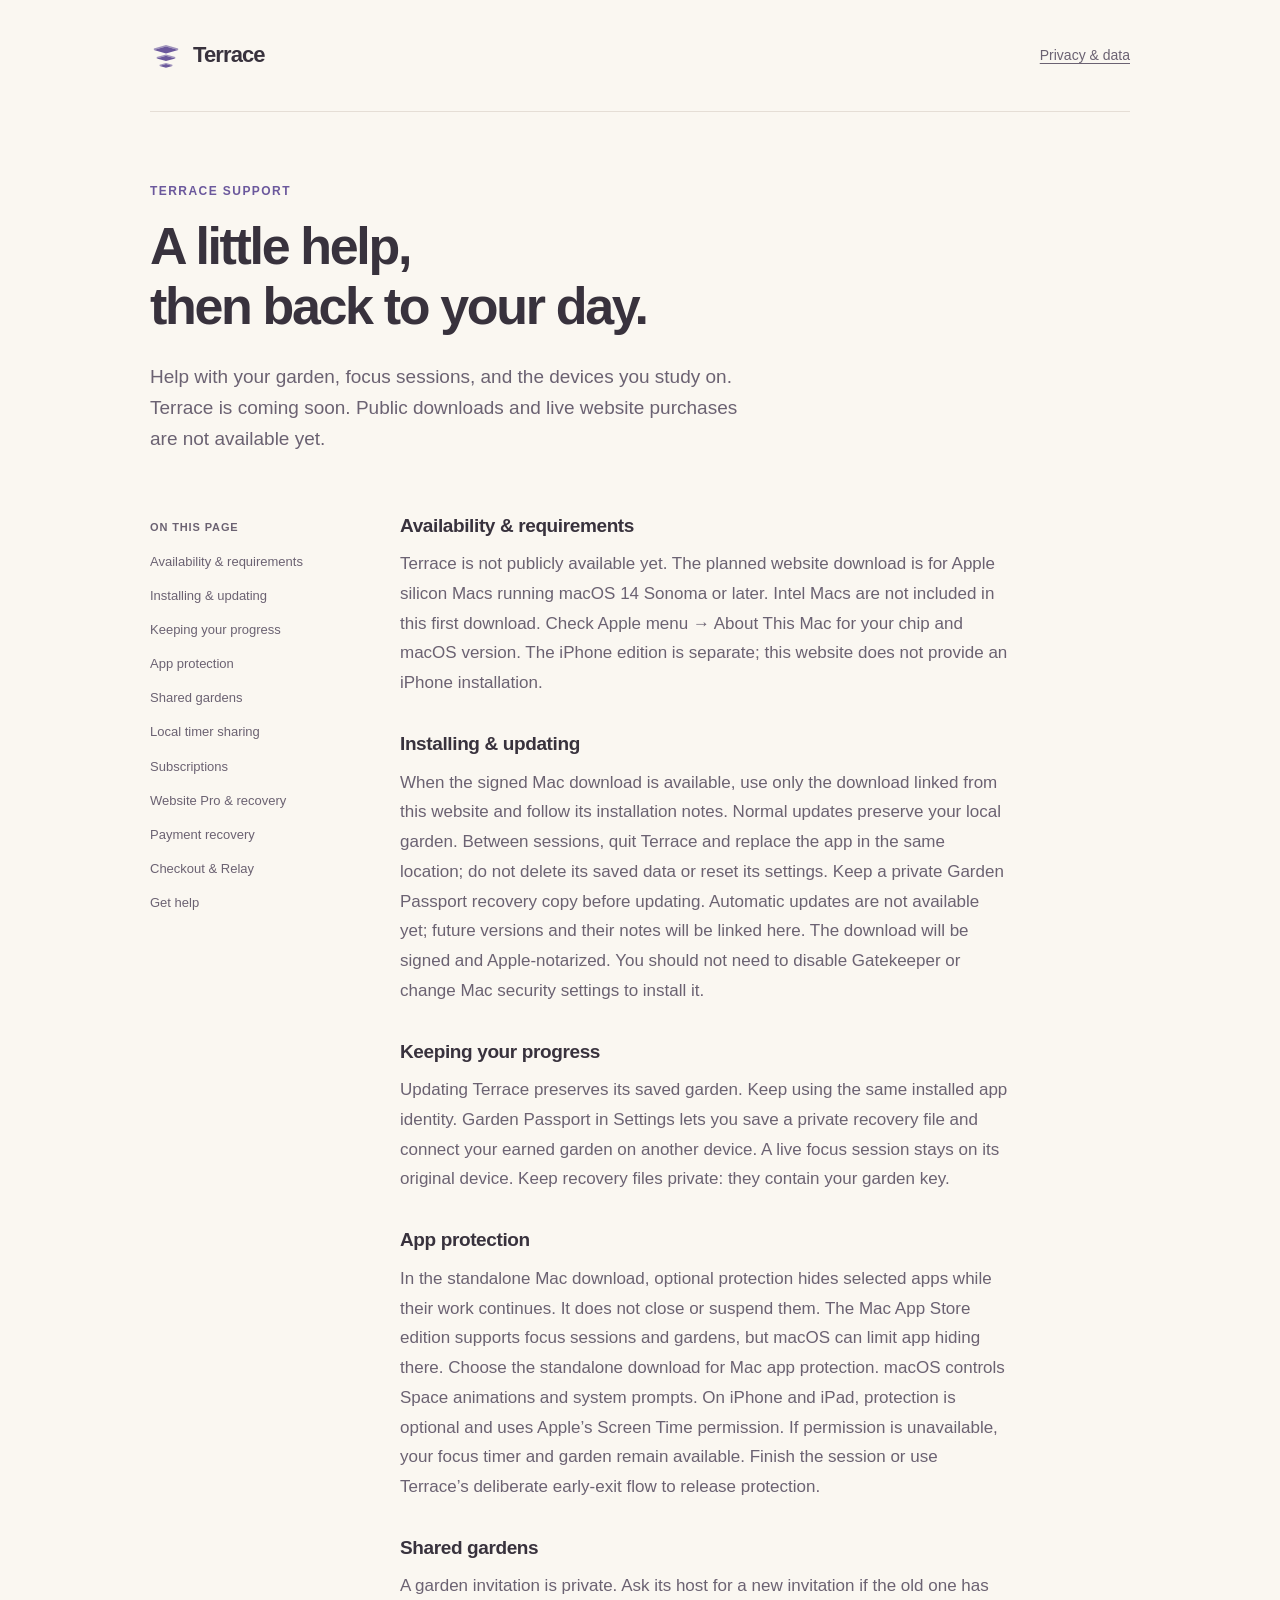
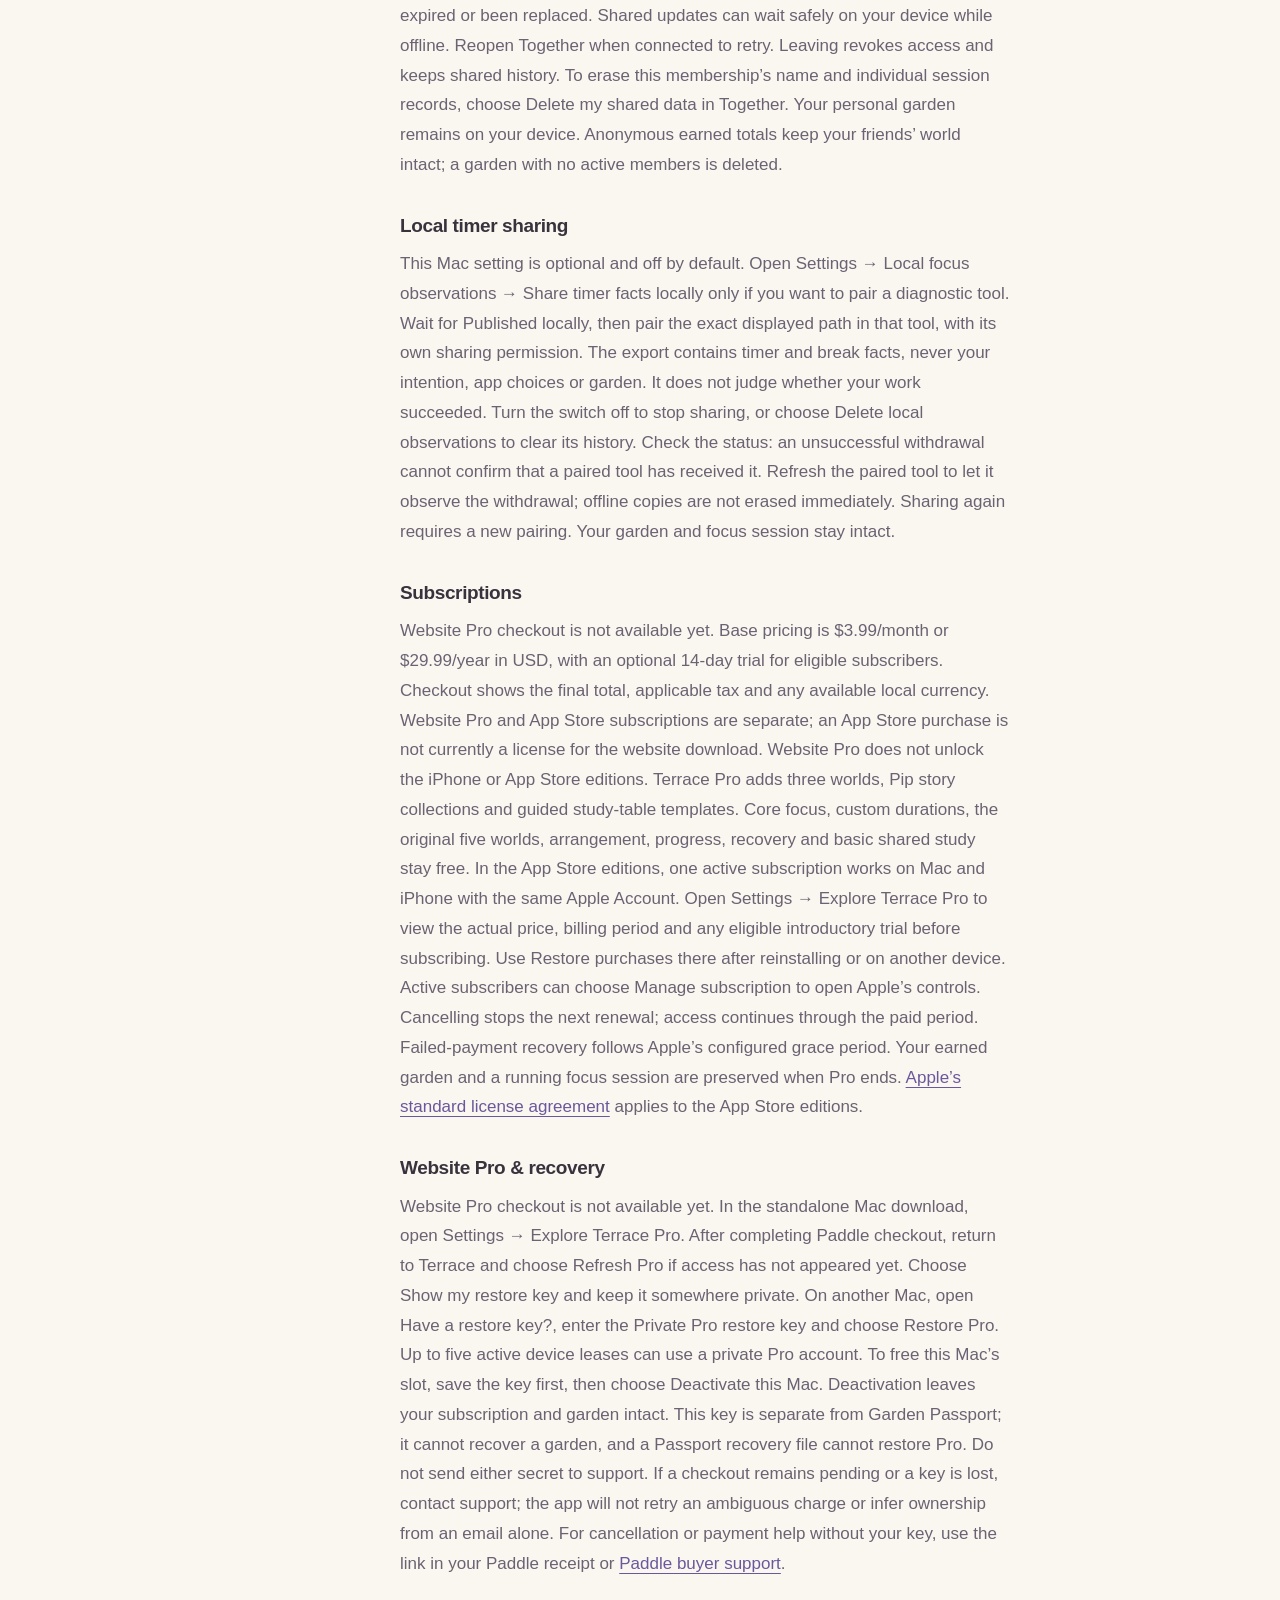
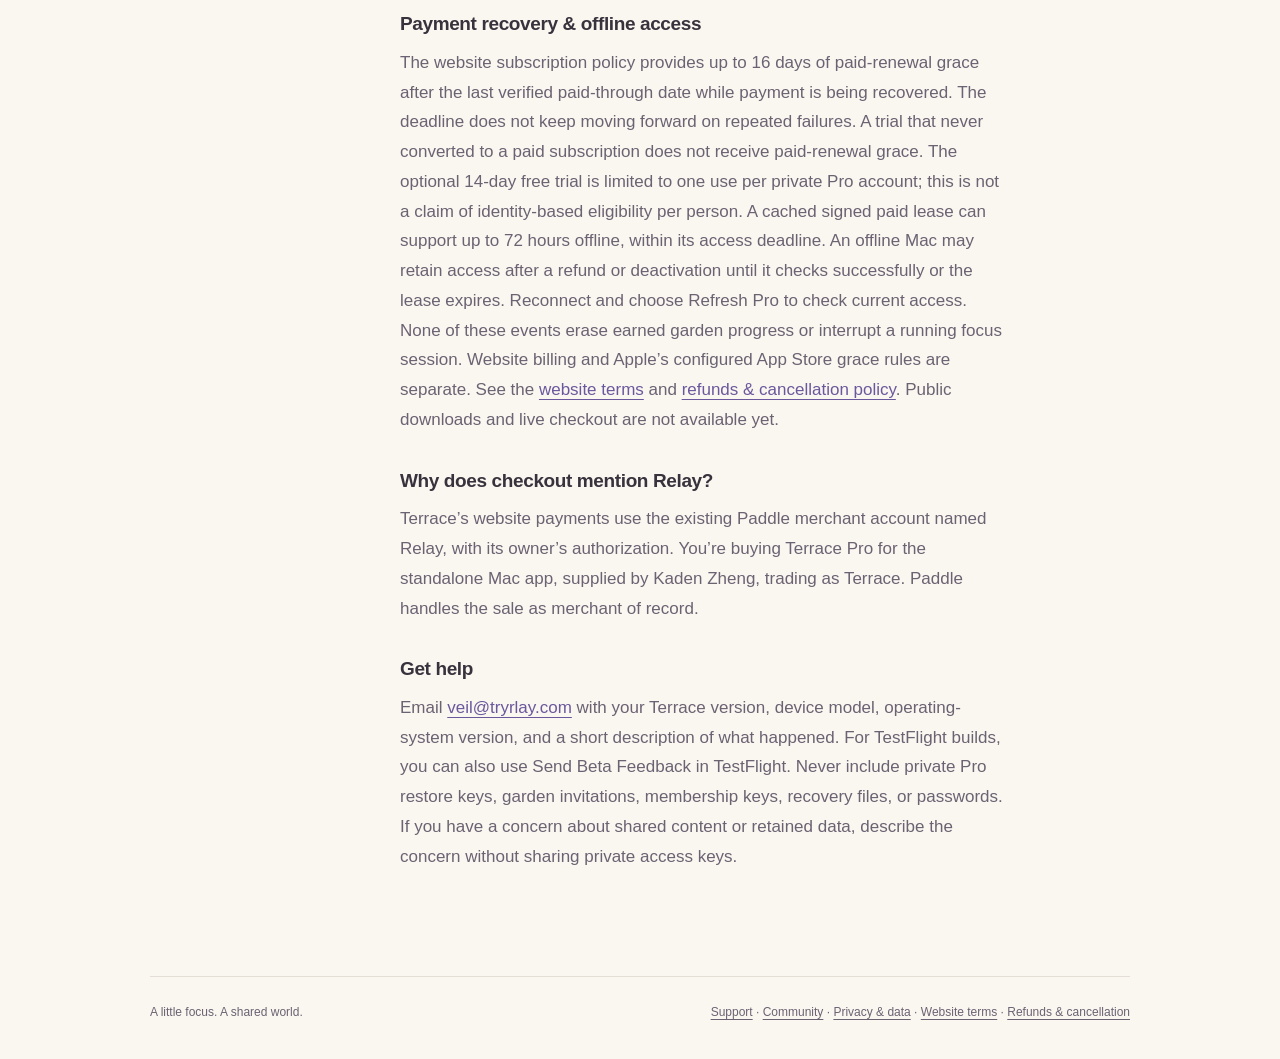
<file: docs/support/index.html>
<!doctype html>
<html lang="en"><head><meta charset="utf-8"><meta name="referrer" content="no-referrer"><meta http-equiv="Content-Security-Policy" content="default-src 'none'; style-src 'unsafe-inline'; img-src 'self'; base-uri 'none'; form-action 'none'"><meta name="viewport" content="width=device-width, initial-scale=1"><title>Support — Terrace</title><meta name="description" content="Help with Terrace gardens, progress, focus sessions, and app protection."><style>
  :root { color-scheme: light dark; --paper:#faf7f1; --card:#fffdf8; --ink:#38323d; --muted:#6b6272; --line:#e5ded6; --violet:#6b589c; --wash:#eee7f4; }
  * { box-sizing:border-box; }
  html { scroll-padding-top:2rem; }
  body { margin:0; background:var(--paper); color:var(--ink); font:17px/1.75 -apple-system,BlinkMacSystemFont,"Segoe UI",sans-serif; -webkit-font-smoothing:antialiased; }
  a { color:var(--violet); text-underline-offset:.22em; }
  a:focus-visible { outline:3px solid var(--violet); outline-offset:5px; border-radius:3px; }
  .skip { position:absolute; left:1rem; top:-5rem; padding:.5rem 1rem; background:var(--card); z-index:2; }
  .skip:focus { top:1rem; }
  .shell { max-width:1060px; margin:auto; padding:0 40px; }
  .masthead { display:flex; justify-content:space-between; align-items:center; gap:20px; min-height:112px; border-bottom:1px solid var(--line); }
  .brand { display:inline-flex; align-items:center; gap:11px; color:var(--ink); font-size:22px; font-weight:650; letter-spacing:-.04em; text-decoration:none; }
  .mark { display:block; flex:none; width:32px; height:32px; fill:var(--violet); }
  .mark .fold { opacity:.62; }
  .nav-link { color:var(--muted); font-size:14px; }
  .intro { max-width:720px; padding:70px 0 58px; }
  .eyebrow { color:var(--violet); font-size:12px; line-height:1.5; font-weight:650; letter-spacing:.12em; text-transform:uppercase; margin:0 0 17px; }
  h1 { font-size:clamp(34px,5vw,52px); font-weight:590; line-height:1.15; letter-spacing:-.045em; margin:0 0 24px; }
  .lede { max-width:610px; color:var(--muted); font-size:19px; line-height:1.65; margin:0; }
  .date { display:inline-block; color:var(--muted); font-size:12px; margin-top:24px; padding:4px 11px; border:1px solid var(--line); border-radius:20px; }
  .document { display:grid; grid-template-columns:190px minmax(0,1fr); gap:60px; align-items:start; padding-bottom:72px; }
  .contents { font-size:13px; line-height:1.55; padding-top:6px; }
  .contents p { margin:0 0 16px; color:var(--muted); font-size:11px; letter-spacing:.08em; text-transform:uppercase; font-weight:600; }
  .contents ol { list-style:none; padding:0; margin:0; display:grid; gap:14px; }
  .contents a { color:var(--muted); text-decoration:none; }
  .contents a:hover { color:var(--violet); text-decoration:underline; }
  .policy { max-width:610px; }
  .policy section { margin:0 0 33px; }
  h2 { font-size:19px; line-height:1.4; font-weight:620; letter-spacing:-.02em; margin:0 0 10px; }
  .policy p { color:var(--muted); margin:0; }
  .note { background:var(--wash); border-radius:18px; padding:24px 28px; margin:0 0 38px; }
  .note p { margin:0; font-size:15px; line-height:1.7; }
  .footer { display:flex; justify-content:space-between; gap:20px; border-top:1px solid var(--line); padding:25px 0 36px; color:var(--muted); font-size:12px; }
  .footer a { color:var(--muted); }
  .home { min-height:calc(100svh - 195px); display:flex; align-items:center; }
  .home .intro { padding:85px 0 110px; }
  .home h1 { max-width:660px; }
  .home .lede + p { color:var(--muted); font-size:15px; max-width:570px; margin-top:22px; }
  @media (max-width:720px) {
    .shell { padding:0 24px; } .masthead { min-height:88px; }
    .intro { padding:47px 0 36px; } .document { grid-template-columns:1fr; gap:30px; padding-bottom:30px; }
    .contents { padding:0 0 26px; border-bottom:1px solid var(--line); }
    .contents ol { grid-template-columns:repeat(2,minmax(0,1fr)); gap:13px 18px; }
    .lede { font-size:17px; } .note { padding:21px 23px; } .footer { flex-wrap:wrap; }
    .home .intro { padding:65px 0 90px; }
  }
  @media (prefers-color-scheme:dark) {
    :root { --paper:#252127; --card:#302a33; --ink:#f6f0e7; --muted:#bdb1c2; --line:#4d424f; --violet:#c7b6e7; --wash:#38303e; }
  }
  @media (prefers-contrast:more) { :root { --muted:var(--ink); } .contents a { text-decoration:underline; } }
  @media print { :root { color-scheme:light; --paper:#fff; --ink:#000; --muted:#222; } .contents,.skip,.nav-link { display:none; } .document { display:block; } .shell { padding:0; } .intro { padding:30px 0; } .note { border:1px solid #ddd; } }
</style></head>
<body><a class="skip" href="#main">Skip to content</a><div class="shell">
<header class="masthead"><a class="brand" href="../" aria-label="Terrace home"><svg class="mark" viewBox="0 0 100 100" aria-hidden="true" focusable="false"><path class="fold" d="M 12 31 L 50 20 L 88 31 L 88 26.5 L 50 15.5 L 12 26.5 Z M 21 57.5 L 50 49 L 79 57.5 L 79 53.5 L 50 45 L 21 53.5 Z M 30 81 L 50 75 L 70 81 L 70 77.5 L 50 71.5 L 30 77.5 Z"/><path d="M 12 31 L 50 42 L 88 31 L 50 20 Z M 21 57.5 L 50 66 L 79 57.5 L 50 49 Z M 30 81 L 50 87 L 70 81 L 50 75 Z"/></svg>Terrace</a><a class="nav-link" href="../privacy/">Privacy &amp; data</a></header>
<main id="main"><div class="intro"><p class="eyebrow">Terrace support</p><h1>A little help,<br>then back to your day.</h1><p class="lede">Help with your garden, focus sessions, and the devices you study on. Terrace is coming soon. Public downloads and live website purchases are not available yet.</p></div><div class="document"><nav class="contents" aria-label="On this page"><p>On this page</p><ol><li><a href="#availability">Availability &amp; requirements</a></li><li><a href="#install">Installing &amp; updating</a></li><li><a href="#progress">Keeping your progress</a></li><li><a href="#protection">App protection</a></li><li><a href="#sharing">Shared gardens</a></li><li><a href="#local-observations">Local timer sharing</a></li><li><a href="#subscriptions">Subscriptions</a></li><li><a href="#website-pro">Website Pro &amp; recovery</a></li><li><a href="#billing-recovery">Payment recovery</a></li><li><a href="#checkout-name">Checkout &amp; Relay</a></li><li><a href="#help">Get help</a></li></ol></nav><article class="policy"><section id="availability"><h2>Availability &amp; requirements</h2><p>Terrace is not publicly available yet. The planned website download is for Apple silicon Macs running macOS 14 Sonoma or later. Intel Macs are not included in this first download. Check Apple menu → About This Mac for your chip and macOS version. The iPhone edition is separate; this website does not provide an iPhone installation.</p></section><section id="install"><h2>Installing &amp; updating</h2><p>When the signed Mac download is available, use only the download linked from this website and follow its installation notes. Normal updates preserve your local garden. Between sessions, quit Terrace and replace the app in the same location; do not delete its saved data or reset its settings. Keep a private Garden Passport recovery copy before updating. Automatic updates are not available yet; future versions and their notes will be linked here. The download will be signed and Apple-notarized. You should not need to disable Gatekeeper or change Mac security settings to install it.</p></section><section id="progress"><h2>Keeping your progress</h2><p>Updating Terrace preserves its saved garden. Keep using the same installed app identity. Garden Passport in Settings lets you save a private recovery file and connect your earned garden on another device. A live focus session stays on its original device. Keep recovery files private: they contain your garden key.</p></section><section id="protection"><h2>App protection</h2><p>In the standalone Mac download, optional protection hides selected apps while their work continues. It does not close or suspend them. The Mac App Store edition supports focus sessions and gardens, but macOS can limit app hiding there. Choose the standalone download for Mac app protection. macOS controls Space animations and system prompts. On iPhone and iPad, protection is optional and uses Apple’s Screen Time permission. If permission is unavailable, your focus timer and garden remain available. Finish the session or use Terrace’s deliberate early-exit flow to release protection.</p></section><section id="sharing"><h2>Shared gardens</h2><p>A garden invitation is private. Ask its host for a new invitation if the old one has expired or been replaced. Shared updates can wait safely on your device while offline. Reopen Together when connected to retry. Leaving revokes access and keeps shared history. To erase this membership’s name and individual session records, choose Delete my shared data in Together. Your personal garden remains on your device. Anonymous earned totals keep your friends’ world intact; a garden with no active members is deleted.</p></section><section id="local-observations"><h2>Local timer sharing</h2><p>This Mac setting is optional and off by default. Open Settings → Local focus observations → Share timer facts locally only if you want to pair a diagnostic tool. Wait for Published locally, then pair the exact displayed path in that tool, with its own sharing permission. The export contains timer and break facts, never your intention, app choices or garden. It does not judge whether your work succeeded. Turn the switch off to stop sharing, or choose Delete local observations to clear its history. Check the status: an unsuccessful withdrawal cannot confirm that a paired tool has received it. Refresh the paired tool to let it observe the withdrawal; offline copies are not erased immediately. Sharing again requires a new pairing. Your garden and focus session stay intact.</p></section><section id="subscriptions"><h2>Subscriptions</h2><p>Website Pro checkout is not available yet. Base pricing is $3.99/month or $29.99/year in USD, with an optional 14-day trial for eligible subscribers. Checkout shows the final total, applicable tax and any available local currency. Website Pro and App Store subscriptions are separate; an App Store purchase is not currently a license for the website download. Website Pro does not unlock the iPhone or App Store editions. Terrace Pro adds three worlds, Pip story collections and guided study-table templates. Core focus, custom durations, the original five worlds, arrangement, progress, recovery and basic shared study stay free. In the App Store editions, one active subscription works on Mac and iPhone with the same Apple Account. Open Settings → Explore Terrace Pro to view the actual price, billing period and any eligible introductory trial before subscribing. Use Restore purchases there after reinstalling or on another device. Active subscribers can choose Manage subscription to open Apple’s controls. Cancelling stops the next renewal; access continues through the paid period. Failed-payment recovery follows Apple’s configured grace period. Your earned garden and a running focus session are preserved when Pro ends. <a href="https://www.apple.com/legal/internet-services/itunes/dev/stdeula/">Apple’s standard license agreement</a> applies to the App Store editions.</p></section><section id="website-pro"><h2>Website Pro &amp; recovery</h2><p>Website Pro checkout is not available yet. In the standalone Mac download, open Settings → Explore Terrace Pro. After completing Paddle checkout, return to Terrace and choose Refresh Pro if access has not appeared yet. Choose Show my restore key and keep it somewhere private. On another Mac, open Have a restore key?, enter the Private Pro restore key and choose Restore Pro. Up to five active device leases can use a private Pro account. To free this Mac’s slot, save the key first, then choose Deactivate this Mac. Deactivation leaves your subscription and garden intact. This key is separate from Garden Passport; it cannot recover a garden, and a Passport recovery file cannot restore Pro. Do not send either secret to support. If a checkout remains pending or a key is lost, contact support; the app will not retry an ambiguous charge or infer ownership from an email alone. For cancellation or payment help without your key, use the link in your Paddle receipt or <a href="https://paddle.net">Paddle buyer support</a>.</p></section><section id="billing-recovery"><h2>Payment recovery &amp; offline access</h2><p>The website subscription policy provides up to 16 days of paid-renewal grace after the last verified paid-through date while payment is being recovered. The deadline does not keep moving forward on repeated failures. A trial that never converted to a paid subscription does not receive paid-renewal grace. The optional 14-day free trial is limited to one use per private Pro account; this is not a claim of identity-based eligibility per person. A cached signed paid lease can support up to 72 hours offline, within its access deadline. An offline Mac may retain access after a refund or deactivation until it checks successfully or the lease expires. Reconnect and choose Refresh Pro to check current access. None of these events erase earned garden progress or interrupt a running focus session. Website billing and Apple’s configured App Store grace rules are separate. See the <a href="../terms/">website terms</a> and <a href="../refunds/">refunds &amp; cancellation policy</a>. Public downloads and live checkout are not available yet.</p></section><section id="checkout-name"><h2>Why does checkout mention Relay?</h2><p>Terrace’s website payments use the existing Paddle merchant account named Relay, with its owner’s authorization. You’re buying Terrace Pro for the standalone Mac app, supplied by Kaden Zheng, trading as Terrace. Paddle handles the sale as merchant of record.</p></section><section id="help"><h2>Get help</h2><p>Email <a href="mailto:veil@tryrlay.com">veil@tryrlay.com</a> with your Terrace version, device model, operating-system version, and a short description of what happened. For TestFlight builds, you can also use Send Beta Feedback in TestFlight. Never include private Pro restore keys, garden invitations, membership keys, recovery files, or passwords. If you have a concern about shared content or retained data, describe the concern without sharing private access keys.</p></section></article></div></main>
<footer class="footer"><span>A little focus. A shared world.</span><span><a href="../support/">Support</a> · <a href="../community/">Community</a> · <a href="../privacy/">Privacy &amp; data</a> · <a href="../terms/">Website terms</a> · <a href="../refunds/">Refunds &amp; cancellation</a></span></footer>
</div></body></html>
</file>
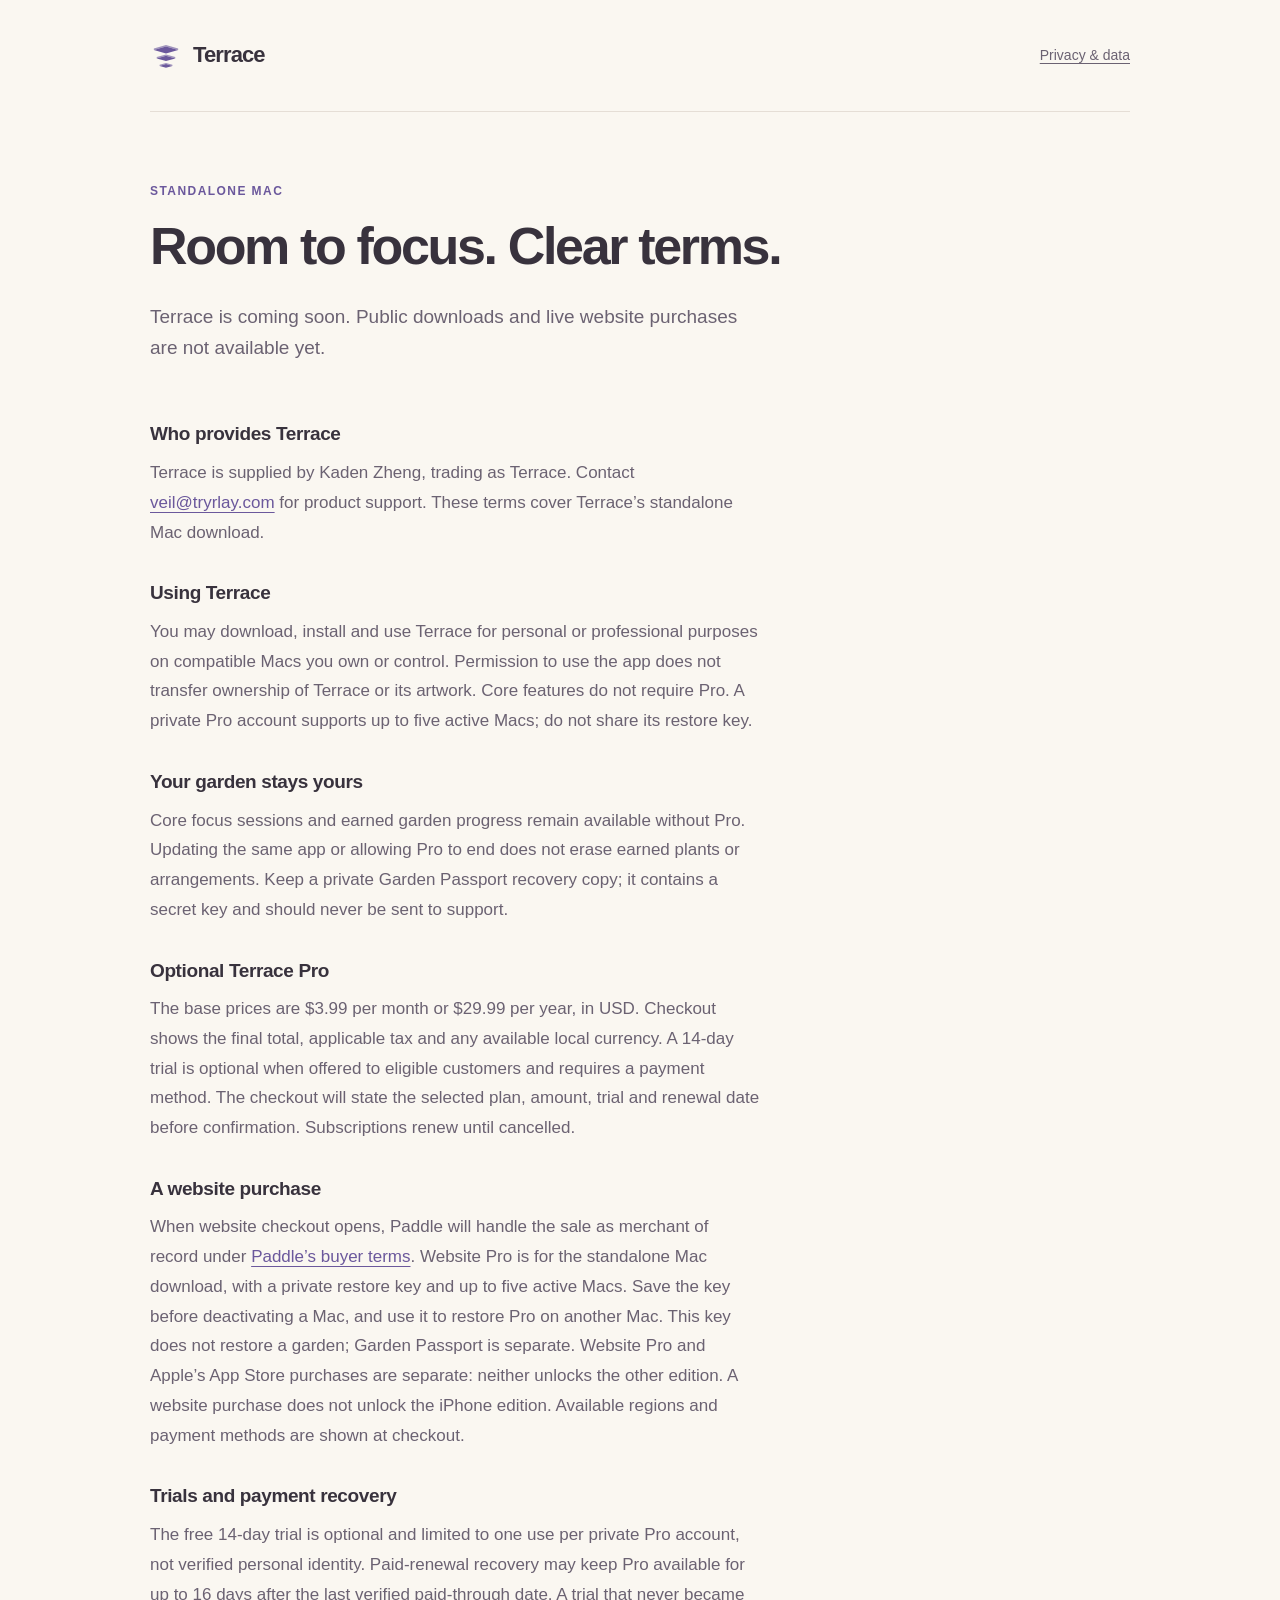
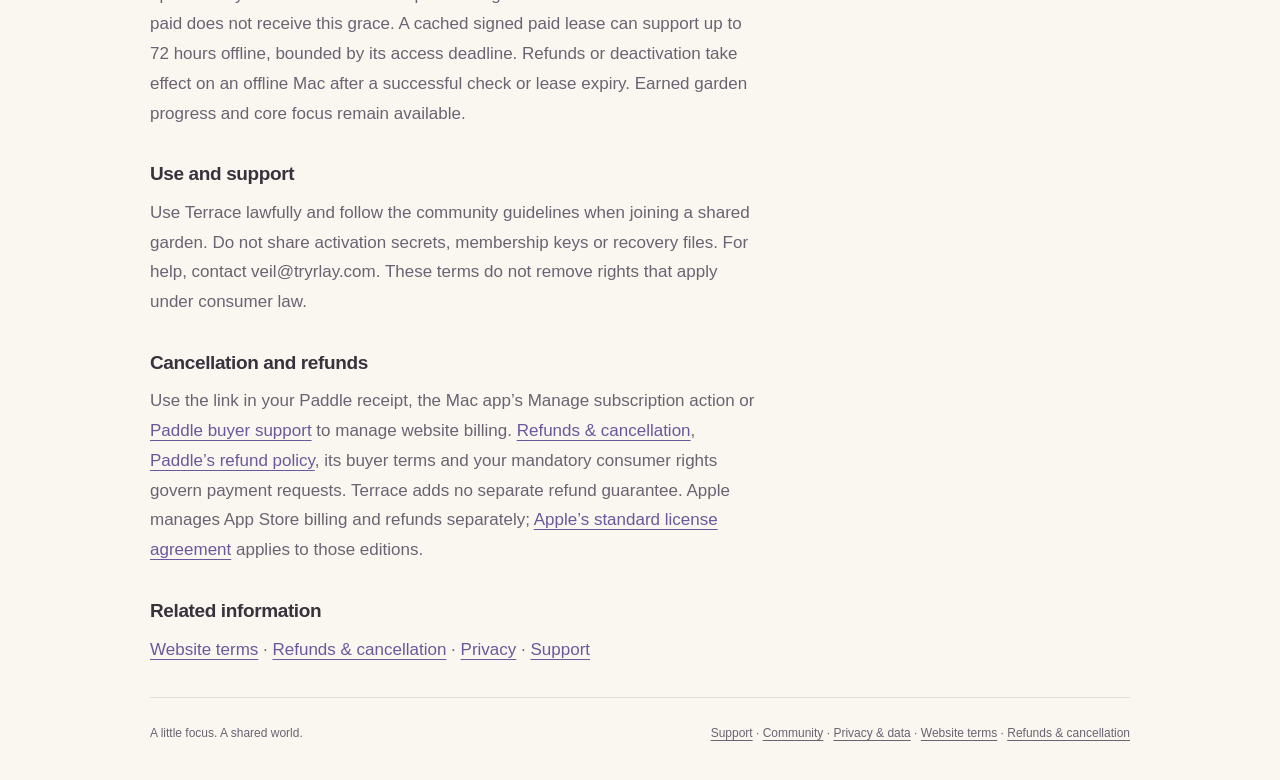
<file: docs/terms/index.html>
<!doctype html>
<html lang="en"><head><meta charset="utf-8"><meta name="referrer" content="no-referrer"><meta http-equiv="Content-Security-Policy" content="default-src 'none'; style-src 'unsafe-inline'; img-src 'self'; base-uri 'none'; form-action 'none'"><meta name="viewport" content="width=device-width, initial-scale=1"><title>Website terms — Terrace</title><meta name="description" content="Terms for Terrace’s standalone Mac edition."><style>
  :root { color-scheme: light dark; --paper:#faf7f1; --card:#fffdf8; --ink:#38323d; --muted:#6b6272; --line:#e5ded6; --violet:#6b589c; --wash:#eee7f4; }
  * { box-sizing:border-box; }
  html { scroll-padding-top:2rem; }
  body { margin:0; background:var(--paper); color:var(--ink); font:17px/1.75 -apple-system,BlinkMacSystemFont,"Segoe UI",sans-serif; -webkit-font-smoothing:antialiased; }
  a { color:var(--violet); text-underline-offset:.22em; }
  a:focus-visible { outline:3px solid var(--violet); outline-offset:5px; border-radius:3px; }
  .skip { position:absolute; left:1rem; top:-5rem; padding:.5rem 1rem; background:var(--card); z-index:2; }
  .skip:focus { top:1rem; }
  .shell { max-width:1060px; margin:auto; padding:0 40px; }
  .masthead { display:flex; justify-content:space-between; align-items:center; gap:20px; min-height:112px; border-bottom:1px solid var(--line); }
  .brand { display:inline-flex; align-items:center; gap:11px; color:var(--ink); font-size:22px; font-weight:650; letter-spacing:-.04em; text-decoration:none; }
  .mark { display:block; flex:none; width:32px; height:32px; fill:var(--violet); }
  .mark .fold { opacity:.62; }
  .nav-link { color:var(--muted); font-size:14px; }
  .intro { max-width:720px; padding:70px 0 58px; }
  .eyebrow { color:var(--violet); font-size:12px; line-height:1.5; font-weight:650; letter-spacing:.12em; text-transform:uppercase; margin:0 0 17px; }
  h1 { font-size:clamp(34px,5vw,52px); font-weight:590; line-height:1.15; letter-spacing:-.045em; margin:0 0 24px; }
  .lede { max-width:610px; color:var(--muted); font-size:19px; line-height:1.65; margin:0; }
  .date { display:inline-block; color:var(--muted); font-size:12px; margin-top:24px; padding:4px 11px; border:1px solid var(--line); border-radius:20px; }
  .document { display:grid; grid-template-columns:190px minmax(0,1fr); gap:60px; align-items:start; padding-bottom:72px; }
  .contents { font-size:13px; line-height:1.55; padding-top:6px; }
  .contents p { margin:0 0 16px; color:var(--muted); font-size:11px; letter-spacing:.08em; text-transform:uppercase; font-weight:600; }
  .contents ol { list-style:none; padding:0; margin:0; display:grid; gap:14px; }
  .contents a { color:var(--muted); text-decoration:none; }
  .contents a:hover { color:var(--violet); text-decoration:underline; }
  .policy { max-width:610px; }
  .policy section { margin:0 0 33px; }
  h2 { font-size:19px; line-height:1.4; font-weight:620; letter-spacing:-.02em; margin:0 0 10px; }
  .policy p { color:var(--muted); margin:0; }
  .note { background:var(--wash); border-radius:18px; padding:24px 28px; margin:0 0 38px; }
  .note p { margin:0; font-size:15px; line-height:1.7; }
  .footer { display:flex; justify-content:space-between; gap:20px; border-top:1px solid var(--line); padding:25px 0 36px; color:var(--muted); font-size:12px; }
  .footer a { color:var(--muted); }
  .home { min-height:calc(100svh - 195px); display:flex; align-items:center; }
  .home .intro { padding:85px 0 110px; }
  .home h1 { max-width:660px; }
  .home .lede + p { color:var(--muted); font-size:15px; max-width:570px; margin-top:22px; }
  @media (max-width:720px) {
    .shell { padding:0 24px; } .masthead { min-height:88px; }
    .intro { padding:47px 0 36px; } .document { grid-template-columns:1fr; gap:30px; padding-bottom:30px; }
    .contents { padding:0 0 26px; border-bottom:1px solid var(--line); }
    .contents ol { grid-template-columns:repeat(2,minmax(0,1fr)); gap:13px 18px; }
    .lede { font-size:17px; } .note { padding:21px 23px; } .footer { flex-wrap:wrap; }
    .home .intro { padding:65px 0 90px; }
  }
  @media (prefers-color-scheme:dark) {
    :root { --paper:#252127; --card:#302a33; --ink:#f6f0e7; --muted:#bdb1c2; --line:#4d424f; --violet:#c7b6e7; --wash:#38303e; }
  }
  @media (prefers-contrast:more) { :root { --muted:var(--ink); } .contents a { text-decoration:underline; } }
  @media print { :root { color-scheme:light; --paper:#fff; --ink:#000; --muted:#222; } .contents,.skip,.nav-link { display:none; } .document { display:block; } .shell { padding:0; } .intro { padding:30px 0; } .note { border:1px solid #ddd; } }
</style></head>
<body><a class="skip" href="#main">Skip to content</a><div class="shell">
<header class="masthead"><a class="brand" href="../" aria-label="Terrace home"><svg class="mark" viewBox="0 0 100 100" aria-hidden="true" focusable="false"><path class="fold" d="M 12 31 L 50 20 L 88 31 L 88 26.5 L 50 15.5 L 12 26.5 Z M 21 57.5 L 50 49 L 79 57.5 L 79 53.5 L 50 45 L 21 53.5 Z M 30 81 L 50 75 L 70 81 L 70 77.5 L 50 71.5 L 30 77.5 Z"/><path d="M 12 31 L 50 42 L 88 31 L 50 20 Z M 21 57.5 L 50 66 L 79 57.5 L 50 49 Z M 30 81 L 50 87 L 70 81 L 50 75 Z"/></svg>Terrace</a><a class="nav-link" href="../privacy/">Privacy &amp; data</a></header>
<main id="main"><div class="intro"><p class="eyebrow">Standalone Mac</p><h1>Room to focus. Clear terms.</h1><p class="lede">Terrace is coming soon. Public downloads and live website purchases are not available yet.</p></div><article class="policy"><section><h2>Who provides Terrace</h2><p>Terrace is supplied by Kaden Zheng, trading as Terrace. Contact <a href="mailto:veil@tryrlay.com">veil@tryrlay.com</a> for product support. These terms cover Terrace’s standalone Mac download.</p></section><section><h2>Using Terrace</h2><p>You may download, install and use Terrace for personal or professional purposes on compatible Macs you own or control. Permission to use the app does not transfer ownership of Terrace or its artwork. Core features do not require Pro. A private Pro account supports up to five active Macs; do not share its restore key.</p></section><section><h2>Your garden stays yours</h2><p>Core focus sessions and earned garden progress remain available without Pro. Updating the same app or allowing Pro to end does not erase earned plants or arrangements. Keep a private Garden Passport recovery copy; it contains a secret key and should never be sent to support.</p></section><section><h2>Optional Terrace Pro</h2><p>The base prices are $3.99 per month or $29.99 per year, in USD. Checkout shows the final total, applicable tax and any available local currency. A 14-day trial is optional when offered to eligible customers and requires a payment method. The checkout will state the selected plan, amount, trial and renewal date before confirmation. Subscriptions renew until cancelled.</p></section><section><h2>A website purchase</h2><p>When website checkout opens, Paddle will handle the sale as merchant of record under <a href="https://www.paddle.com/legal/buyer-terms">Paddle’s buyer terms</a>. Website Pro is for the standalone Mac download, with a private restore key and up to five active Macs. Save the key before deactivating a Mac, and use it to restore Pro on another Mac. This key does not restore a garden; Garden Passport is separate. Website Pro and Apple’s App Store purchases are separate: neither unlocks the other edition. A website purchase does not unlock the iPhone edition. Available regions and payment methods are shown at checkout.</p></section><section><h2>Trials and payment recovery</h2><p>The free 14-day trial is optional and limited to one use per private Pro account, not verified personal identity. Paid-renewal recovery may keep Pro available for up to 16 days after the last verified paid-through date. A trial that never became paid does not receive this grace. A cached signed paid lease can support up to 72 hours offline, bounded by its access deadline. Refunds or deactivation take effect on an offline Mac after a successful check or lease expiry. Earned garden progress and core focus remain available.</p></section><section><h2>Use and support</h2><p>Use Terrace lawfully and follow the community guidelines when joining a shared garden. Do not share activation secrets, membership keys or recovery files. For help, contact veil@tryrlay.com. These terms do not remove rights that apply under consumer law.</p></section><section><h2>Cancellation and refunds</h2><p>Use the link in your Paddle receipt, the Mac app’s Manage subscription action or <a href="https://paddle.net">Paddle buyer support</a> to manage website billing. <a href="../refunds/">Refunds &amp; cancellation</a>, <a href="https://www.paddle.com/legal/refund-policy">Paddle’s refund policy</a>, its buyer terms and your mandatory consumer rights govern payment requests. Terrace adds no separate refund guarantee. Apple manages App Store billing and refunds separately; <a href="https://www.apple.com/legal/internet-services/itunes/dev/stdeula/">Apple’s standard license agreement</a> applies to those editions.</p></section><section><h2>Related information</h2><p><a href="../terms/">Website terms</a> · <a href="../refunds/">Refunds &amp; cancellation</a> · <a href="../privacy/">Privacy</a> · <a href="../support/">Support</a></p></section></article></main>
<footer class="footer"><span>A little focus. A shared world.</span><span><a href="../support/">Support</a> · <a href="../community/">Community</a> · <a href="../privacy/">Privacy &amp; data</a> · <a href="../terms/">Website terms</a> · <a href="../refunds/">Refunds &amp; cancellation</a></span></footer>
</div></body></html>
</file>
<file: docs/landing.css>
:root {
  color-scheme: light;
  --paper: #FAF3E9; --card: #FFFBF5; --ink: #49383B; --muted: #7C6768;
  --accent: #A4493D; --action-ink: #FFFFFF; --warm: #F3E5DC; --world: #F1E6E8;
  --body: -apple-system, BlinkMacSystemFont, "Segoe UI", sans-serif;
  --round: ui-rounded, "SF Pro Rounded", -apple-system, BlinkMacSystemFont, "Segoe UI", sans-serif;
  --ease: cubic-bezier(.22,1,.36,1); --pad: clamp(20px,4.2vw,72px); --max: 1480px;
}
* { box-sizing: border-box; }
html { scroll-behavior: smooth; scroll-padding-top: 24px; }
body { margin: 0; background: var(--paper); color: var(--ink); font: 18px/1.55 var(--body); -webkit-font-smoothing: antialiased; }
button,a { -webkit-tap-highlight-color: transparent; }
a { color: inherit; text-underline-offset: .22em; }
a:hover { text-decoration-thickness: 2px; }
button { font: inherit; color: inherit; cursor: pointer; }
:focus-visible { outline: 3px solid var(--accent); outline-offset: 6px; }
::selection { color: var(--ink); background: var(--warm); }
img { display: block; max-width: 100%; height: auto; }
figure,p,h1,h2,h3 { margin: 0; }
h1,h2,h3,.wordmark,.price,.footer-name { font-family: var(--round); font-weight: 600; }
h1,h2 { letter-spacing: -.045em; line-height: 1.04; text-wrap: balance; }
h1 { font-size: clamp(56px,6.1vw,90px); }
h1 span { display: block; }
h2 { font-size: clamp(36px,4.05vw,60px); }
h3 { font-size: 24px; letter-spacing: -.025em; }
p { max-width: 49ch; }
.frame { width: min(100%,var(--max)); margin-inline: auto; padding-inline: var(--pad); }
.skip { position: fixed; z-index: 10; top: -100px; left: 16px; background: var(--ink); color: var(--paper); padding: 12px; }
.skip:focus { top: 16px; }
.masthead { height: 104px; display: flex; align-items: center; justify-content: space-between; gap: 28px; }
.wordmark { font-size: 27px; letter-spacing: -.04em; text-decoration: none; display: inline-flex; align-items: center; gap: 10px; }
.wordmark img { border-radius: 11px; }
nav { display: flex; align-items: center; gap: 32px; }
nav a,.launch-link { font-size: 16px; text-decoration: none; }
.launch-link { color: var(--accent); }
.hero { min-height: 650px; height: min(760px,calc(100svh - 104px)); position: relative; display: grid; grid-template-columns: 5fr 7fr; align-items: center; gap: 0; }
.hero-copy { align-self: start; padding-top: 74px; z-index: 1; }
.hero-copy p { max-width: 31ch; margin-top: 30px; font-size: 19px; }
.button { margin-top: 28px; display: inline-flex; align-items: center; justify-content: center; gap: 24px; min-height: 54px; padding: 13px 25px; border-radius: 100px; background: var(--accent); color: var(--action-ink); font-size: 17px; font-weight: 500; text-decoration: none; transition: transform 160ms var(--ease),opacity 160ms ease; }
.button:hover { transform: translateY(-2px); }
.button:active { transform: scale(.98); }
.hero-garden { padding-top: 136px; position: relative; min-width: 0; }
.garden-art { position: relative; width: 116%; margin-left: -10%; }
.hero-garden img { width: 100%; max-width: none; }
.paper-lights { position: absolute; inset: 0; width: 100%; height: 100%; pointer-events: none; overflow: visible; fill: #55B9FF; }
.hero-seed,.hero-glint,.world-lights path { opacity: 0; transform-box: fill-box; transform-origin: center; }
.hero-seed { transform-box: view-box; transform-origin: 0 0; }
.glint-two { fill: #D5AA51; }
/* Alpha-edge compositing preserves the native art's translucent paper light.
   These masks feather export boundaries; they do not paint a gradient surface. */
.hero-garden img,.world-picture img {
  mask-image: linear-gradient(transparent,#000 4%,#000 96%,transparent),linear-gradient(90deg,transparent,#000 4%,#000 96%,transparent); /* taste-skill-ignore: alpha-only export-edge mask, not a gradient fill. */
  mask-composite: intersect;
}
.hero-garden figcaption { text-align: center; margin-top: 8px; font-size: 16px; }
.focus-intro { padding-top: 56px; padding-bottom: 128px; display: grid; grid-template-columns: 5fr 7fr; column-gap: 8%; }
.focus-intro h2 { font-size: 36px; max-width: 11ch; }
.focus-intro p { font-size: 23px; max-width: 37ch; }
.focus-intro .focus-footnote { grid-column: 2; font-size: 16px; margin-top: 24px; color: var(--muted); }
.worlds { background: var(--world); padding-block: 84px 76px; }
.world-heading { display: flex; align-items: end; justify-content: space-between; gap: 40px; }
.world-heading p { max-width: 24ch; }
.world-stage { display: grid; grid-template-columns: 8fr 4fr; gap: 3%; align-items: center; padding-top: 30px; }
.world-picture { position: relative; min-width: 0; perspective: 1200px; }
.world-picture img { width: 100%; }
.world-picture img { transform-origin: 50% 80%; }
.world-previous { position: absolute; inset: 0; }
.world-previous[hidden] { display: none; }
.world-picker { padding-left: 20px; }
.world-tabs { display: flex; flex-direction: column; align-items: start; gap: 6px; }
.world-tabs button { min-height: 48px; background: none; border: 0; padding: 8px 0; text-align: left; font-family: var(--round); font-size: 24px; font-weight: 500; letter-spacing: -.025em; }
.world-tabs button[aria-selected=true] { color: var(--accent); text-decoration: underline; text-underline-offset: .3em; text-decoration-thickness: 2px; }
.world-tabs button:active { transform: translateY(1px); }
.world-picker p { margin-top: 26px; max-width: 25ch; font-size: 16px; min-height: 3.2em; }
.together { padding-top: 138px; padding-bottom: 100px; }
.together-copy { display: grid; grid-template-columns: 5fr 7fr; column-gap: 8%; }
.together-copy h2 { grid-row: span 2; }
.together-copy p { max-width: 37ch; font-size: 23px; }
.together-copy p+p { margin-top: 20px; font-size: 16px; color: var(--muted); }
.shared-garden { margin-top: 56px; }
.shared-garden img { width: 100%; }
.plans { padding-top: 50px; padding-bottom: 120px; }
.plan-intro { display: grid; grid-template-columns: 5fr 7fr; column-gap: 8%; margin-bottom: 55px; }
.plan-intro p { max-width: 37ch; }
.plan-row { background: var(--card); display: grid; grid-template-columns: 5fr 7fr; gap: 8%; padding: 38px; }
.plan-row.pro { background: var(--warm); }
.plan-row>p { align-self: center; max-width: 36ch; }
.price { font-size: 42px; line-height: 1.2; letter-spacing: -.035em; margin-block: 12px 6px; }
.price span { font-family: var(--body); font-size: 18px; font-weight: 400; letter-spacing: 0; }
.plan-row div>p:not(.price) { font-size: 16px; max-width: 27ch; }
.plan-terms { font-size: 16px; margin-top: 24px; max-width: 78ch; color: var(--muted); }
.questions { padding-bottom: 130px; display: grid; grid-template-columns: 5fr 7fr; gap: 8%; }
.questions h2 { max-width: 12ch; }
.answers { display: grid; gap: 8px; }
details { padding: 20px 24px; background: var(--card); }
summary { cursor: pointer; font-weight: 500; min-height: 28px; padding-right: 14px; }
details p { margin-top: 16px; font-size: 17px; }
.launch { padding-block: 80px 94px; display: flex; justify-content: center; align-items: center; gap: 60px; background: var(--world); }
.launch-icon { border-radius: 26px; flex-shrink: 0; }
.launch p { margin-top: 22px; max-width: 34ch; }
.footer { padding-top: 70px; padding-bottom: 40px; }
.footer-name { font-size: clamp(100px,17vw,240px); line-height: 1.1; letter-spacing: -.065em; }
.footer-links { margin-top: 40px; display: flex; justify-content: space-between; gap: 28px; align-items: center; }
.footer-links p,.footer-links nav a { font-size: 14px; }
.footer-links nav { gap: 22px; }
@media (max-width: 1000px) {
  .hero { min-height: 620px; height: auto; grid-template-columns: 1fr 1fr; }
  .hero-copy { padding-top: 62px; }
  h1 { font-size: 64px; }
  .hero-garden { padding-top: 160px; }
  .garden-art { width: 125%; margin-left: -12%; }
  .world-heading { align-items: start; }
  .world-stage { grid-template-columns: 7fr 5fr; gap: 0; }
  .world-tabs button { font-size: 21px; }
  .footer-links { flex-wrap: wrap; }
  .focus-intro,.together-copy,.plan-intro,.questions { column-gap: 6%; }
}
@media (max-width: 900px) {
  .masthead { height: 82px; gap: 16px; }
  .masthead nav { display: none; }
  .wordmark { font-size: 25px; gap: 7px; }
  .wordmark img { width: 37px; height: 37px; border-radius: 9px; }
  .launch-link { font-size: 15px; }
  .hero { display: flex; flex-direction: column; min-height: 0; padding-top: 35px; padding-bottom: 48px; }
  .hero-copy { align-self: start; padding-top: 0; }
  h1 { font-size: clamp(49px,13vw,74px); line-height: 1.02; }
  h2 { font-size: 38px; }
  .hero-copy p { font-size: 18px; margin-top: 24px; max-width: 29ch; }
  .hero-copy .button { margin-top: 24px; }
  .hero-garden { padding-top: 24px; margin-inline: -15px; width: calc(100% + 30px); }
  .garden-art { width: 100%; margin-left: 0; }
  .hero-garden img { max-width: 100%; }
  .hero-garden figcaption { margin-top: 8px; font-size: 15px; }
  .focus-intro { display: block; padding-top: 28px; padding-bottom: 72px; }
  .focus-intro h2 { font-size: 34px; max-width: 14ch; }
  .focus-intro p { margin-top: 24px; font-size: 20px; }
  .focus-intro .focus-footnote { margin-top: 20px; font-size: 16px; }
  .worlds { padding-block: 56px 44px; }
  .world-heading { display: block; }
  .world-heading p { margin-top: 22px; max-width: none; }
  .world-stage { display: flex; flex-direction: column; padding-top: 22px; }
  .world-picture { margin-inline: -15px; width: calc(100% + 30px); }
  .world-picker { padding: 22px 0 0; width: 100%; }
  .world-tabs { display: grid; grid-template-columns: 1fr 1fr; gap: 8px 20px; }
  .world-tabs button { font-size: 18px; min-height: 52px; }
  .world-picker p { max-width: 36ch; min-height: 3em; margin-top: 18px; }
  .together { padding-top: 74px; padding-bottom: 66px; }
  .together-copy { display: block; }
  .together-copy p { margin-top: 25px; font-size: 20px; }
  .together-copy p+p { margin-top: 20px; }
  .shared-garden { margin-top: 35px; }
  .plans { padding-top: 16px; padding-bottom: 76px; }
  .plan-intro { display: block; margin-bottom: 30px; }
  .plan-intro p { margin-top: 24px; }
  .plan-row { display: block; padding: 28px 24px; }
  .plan-row>p { margin-top: 23px; }
  .price { font-size: 40px; }
  .questions { display: block; padding-bottom: 78px; }
  .questions h2 { max-width: 14ch; }
  .answers { margin-top: 30px; }
  details { padding-inline: 20px; }
  .launch { flex-direction: column; align-items: start; gap: 26px; padding-block: 48px 56px; }
  .launch-icon { width: 80px; height: 80px; border-radius: 19px; }
  .launch h2 { font-size: 36px; }
  .footer { padding-top: 36px; padding-bottom: 30px; }
  .footer-name { font-size: 24vw; }
  .footer-links { margin-top: 24px; gap: 24px; }
  .footer-links nav { flex-wrap: wrap; gap: 16px 24px; }
}
@media (prefers-reduced-motion: no-preference) {
  .hero-copy h1 span { animation: line-arrive 700ms var(--ease) both; }
  .hero-copy h1 span+span { animation-delay: 70ms; }
  .hero-garden img { animation: garden-arrive 1100ms var(--ease) both; }
  .hero-seed { animation: seed-journey 1550ms var(--ease) 150ms both; }
  .hero-glint { animation: paper-glint 850ms ease-out both; }
  .glint-one { animation-delay: 650ms; }
  .glint-two { animation-delay: 800ms; }
  .glint-three { animation-delay: 980ms; }
  @keyframes line-arrive { from { transform: translateY(14px); opacity: .1; } to { transform: none; opacity: 1; } }
  @keyframes garden-arrive { from { transform: translateY(24px) scale(.96); opacity: .1; } to { transform: none; opacity: 1; } }
  @keyframes seed-journey {
    0% { transform: translate(350px,470px) scale(.4) rotate(-30deg); opacity: 0; }
    20% { opacity: .9; }
    52% { transform: translate(735px,215px) scale(1) rotate(15deg); opacity: .9; }
    100% { transform: translate(1080px,460px) scale(.3) rotate(65deg); opacity: 0; }
  }
  @keyframes paper-glint {
    0% { transform: scale(.25) rotate(-25deg); opacity: 0; }
    35% { transform: scale(1) rotate(0); opacity: .9; }
    100% { transform: scale(.45) rotate(20deg); opacity: 0; }
  }
}
@media (prefers-reduced-motion: reduce) {
  html { scroll-behavior: auto; }
  *,*::before,*::after { animation: none !important; transition: none !important; }
}
@media (prefers-contrast:more) { :root { --muted:var(--ink); } a { text-decoration: underline; } }
</file>
<file: docs/checkout/checkout.css>
:root { color-scheme:light; --paper:#faf3e9; --ink:#3b3342; --muted:#776d79; --line:#e3d9d4; --violet:#76668f; }
* { box-sizing:border-box; }
body { margin:0; background:var(--paper); color:var(--ink); font:16px/1.6 -apple-system,BlinkMacSystemFont,"Segoe UI",sans-serif; -webkit-font-smoothing:antialiased; }
a { color:var(--violet); text-underline-offset:.22em; }
a:focus-visible { outline:3px solid var(--violet); outline-offset:5px; border-radius:3px; }
.skip { position:absolute; left:1rem; top:-5rem; padding:.5rem 1rem; background:var(--paper); }
.skip:focus { top:1rem; }
.shell { width:min(100%,760px); padding:0 28px; margin:auto; }
header { display:flex; align-items:center; justify-content:space-between; min-height:100px; border-bottom:1px solid var(--line); color:var(--muted); font-size:13px; }
.brand { display:inline-flex; align-items:center; gap:10px; color:var(--ink); font-size:23px; font-weight:600; letter-spacing:-.04em; text-decoration:none; }
.brand img { border-radius:11px; }
main { min-height:calc(100svh - 184px); padding:62px 0 48px; }
.intro { max-width:560px; margin:0 auto 28px; text-align:center; }
h1 { font-size:clamp(30px,5vw,42px); line-height:1.16; letter-spacing:-.04em; font-weight:550; margin:0 0 20px; }
.intro p { margin:0; color:var(--muted); min-height:1.6em; }
.checkout-container { width:100%; min-width:312px; border-radius:20px; background:#fffdfa; overflow:visible; }
.checkout-container[hidden] { display:none; }
.return-note { color:var(--muted); text-align:center; font-size:13px; margin:30px 0 0; }
footer { display:flex; flex-wrap:wrap; justify-content:center; gap:10px 22px; border-top:1px solid var(--line); padding:24px 0 30px; font-size:12px; }
@media (max-width:400px) { .shell { padding:0 16px; } main { padding-top:42px; } }
@media (max-width:343px) { .shell { padding:0 4px; } }
@media (prefers-contrast:more) { :root { --muted:#3b3342; --violet:#514163; } }
@media (prefers-reduced-motion:reduce) { * { scroll-behavior:auto; } }

.sandbox-label { display:inline-block; color:#66527b; background:#eee5f4; border:1px solid #ded0e8; border-radius:20px; font-size:12px; padding:4px 11px; margin:0 0 20px !important; }
</file>
